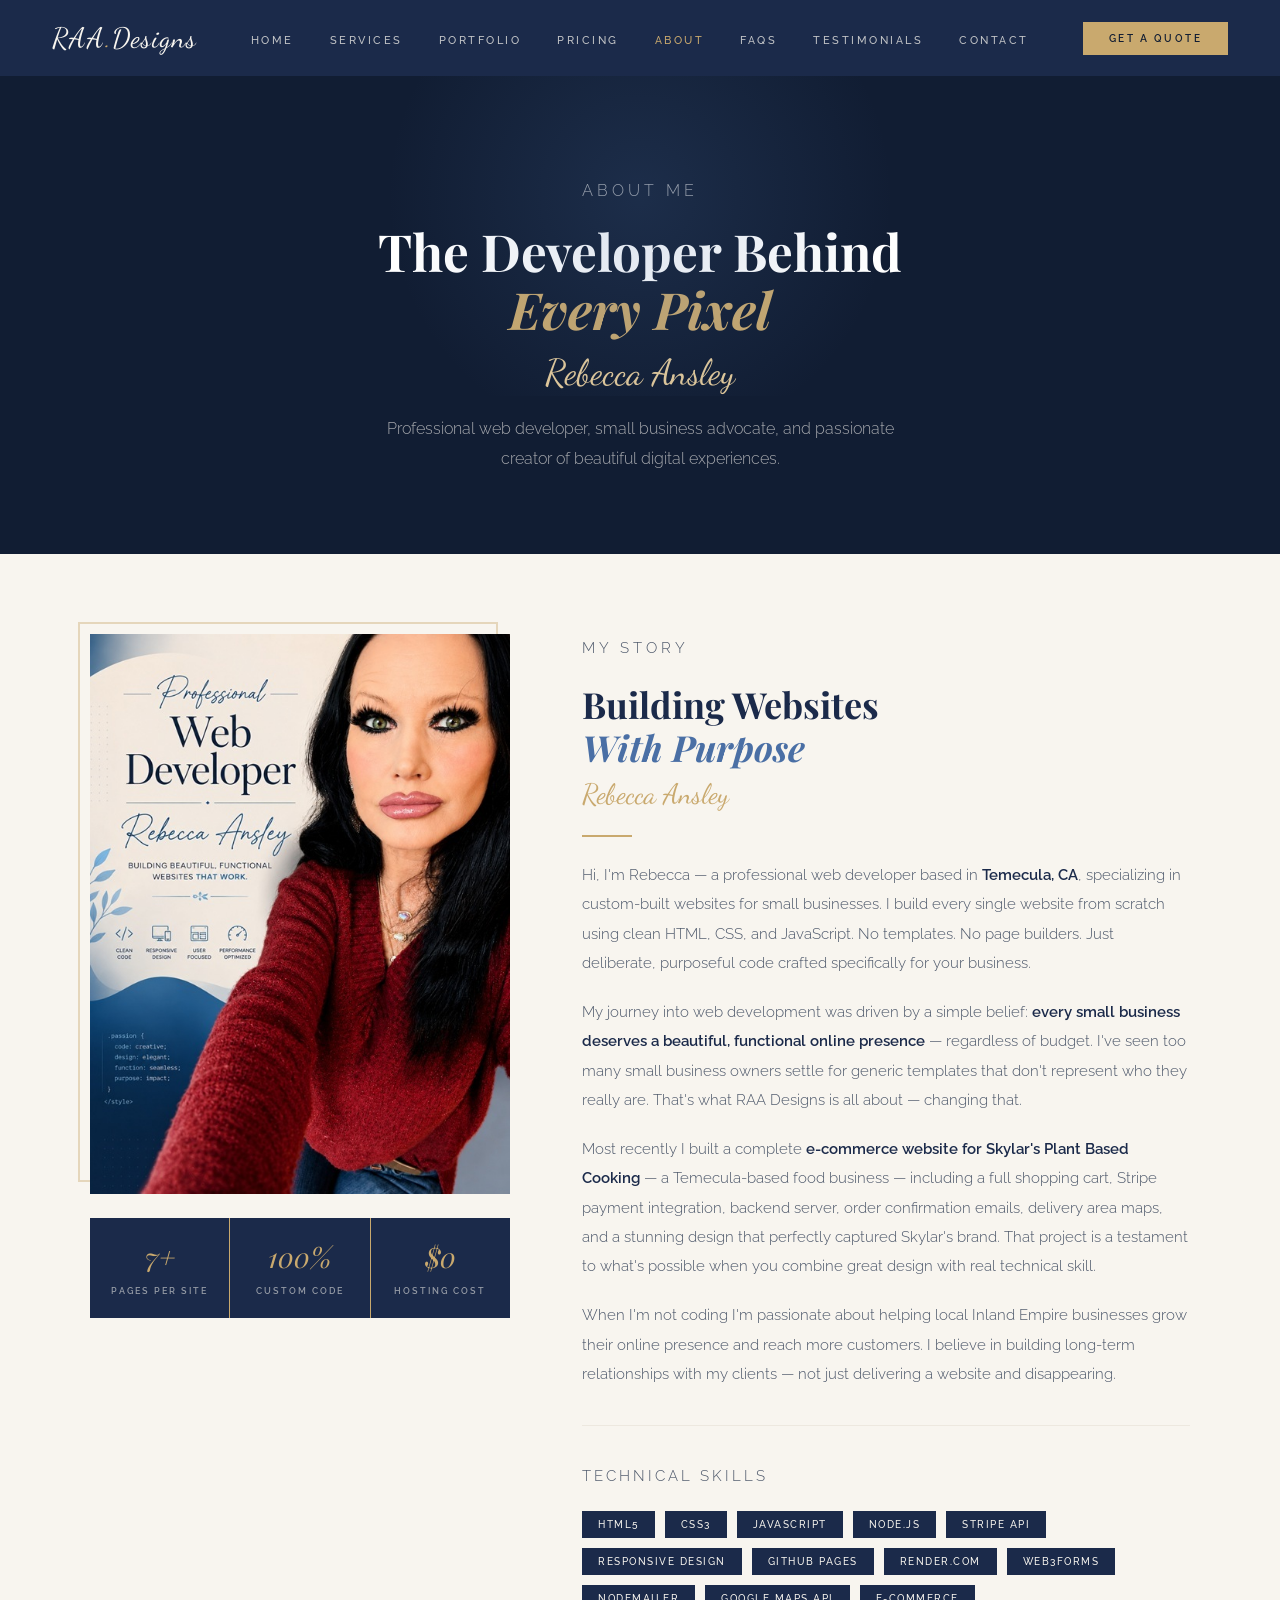
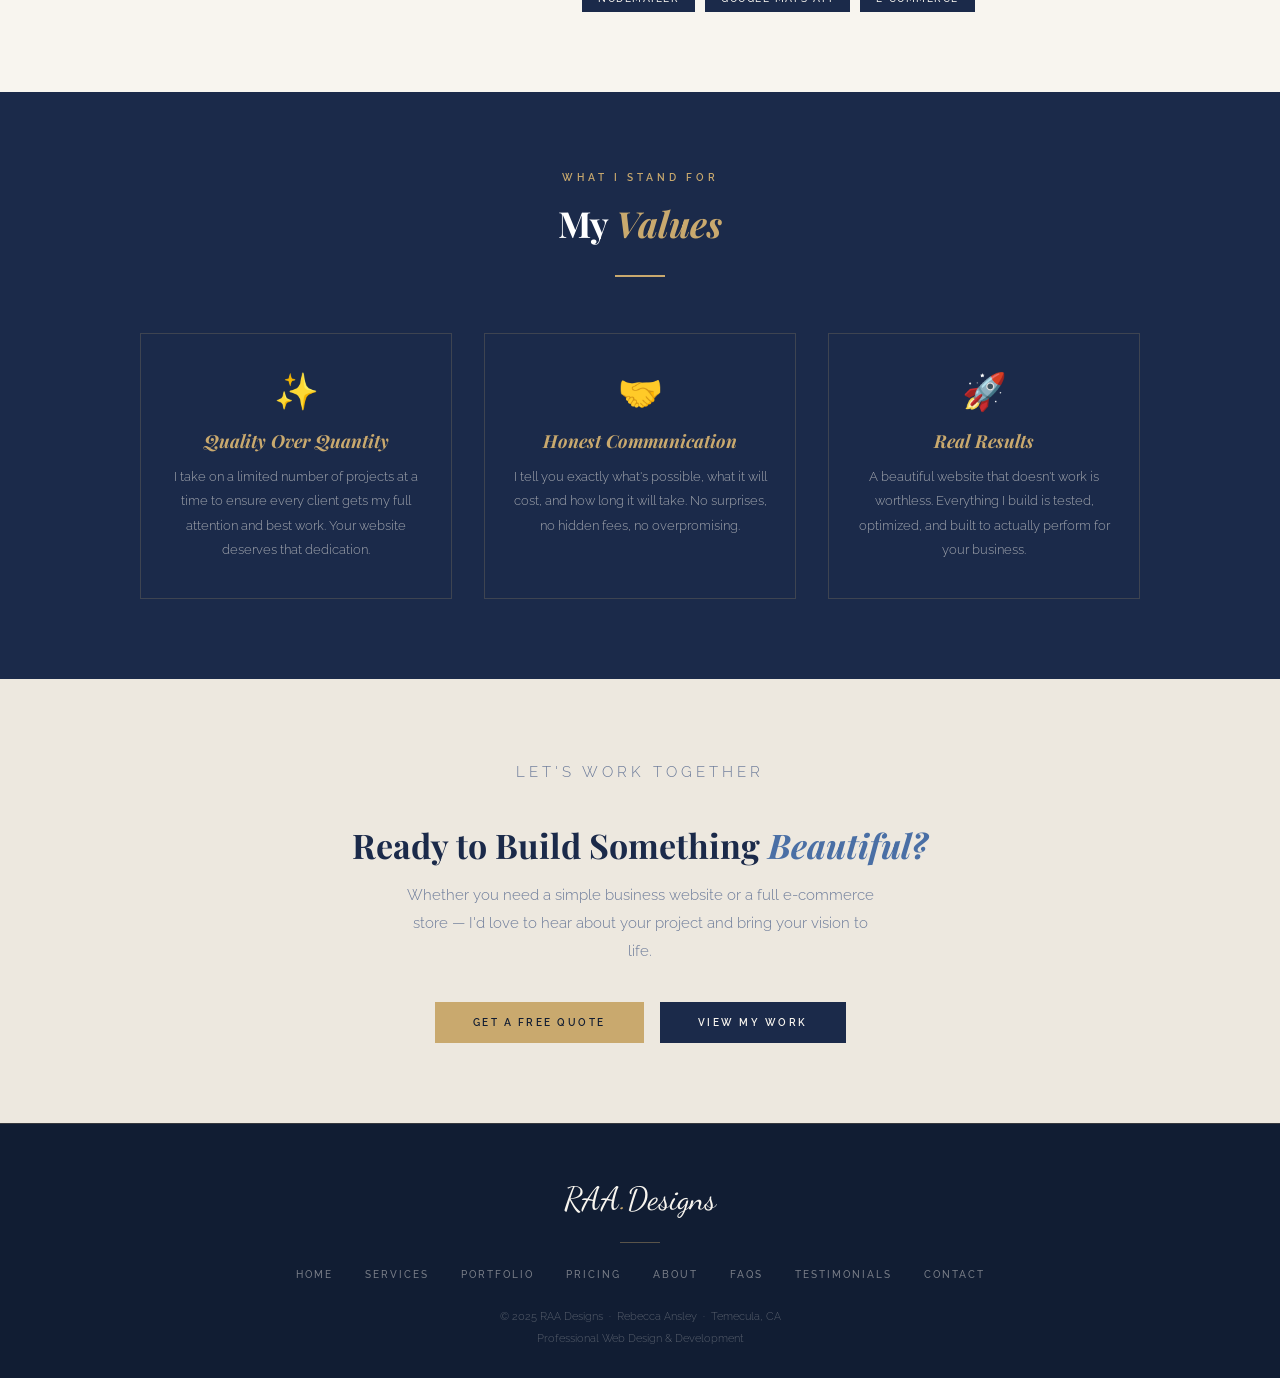
<file: about.html>
<!DOCTYPE html>
<html lang="en">
<head>
  <meta charset="UTF-8">
  <meta name="viewport" content="width=device-width, initial-scale=1.0">
  <title>About Rebecca Ansley — Web Designer & Developer | RAA Designs</title>
  <meta name="description" content="Meet Rebecca Ansley, a professional web developer based in Temecula, CA. Building custom websites for small businesses using HTML, CSS, JavaScript and Stripe payment integration.">
  <meta name="keywords" content="Rebecca Ansley web developer, RAA Designs about, web designer Temecula CA, custom website developer Inland Empire">
  <meta name="robots" content="index, follow">
  <meta name="author" content="Rebecca Ansley — RAA Designs">
  <link rel="canonical" href="https://raansley-cmd.github.io/raadesigns/about">

  <!-- Open Graph -->
  <meta property="og:type" content="website">
  <meta property="og:url" content="https://raansley-cmd.github.io/raadesigns/about">
  <meta property="og:title" content="About Rebecca Ansley — RAA Designs">
  <meta property="og:description" content="Meet Rebecca Ansley, a professional web developer based in Temecula, CA. Building custom websites for small businesses using HTML, CSS, JavaScript and Stripe payment integration.">
  <meta property="og:site_name" content="RAA Designs">

  <!-- Twitter Card -->
  <meta name="twitter:card" content="summary_large_image">
  <meta name="twitter:title" content="About Rebecca Ansley — RAA Designs">
  <meta name="twitter:description" content="Meet Rebecca Ansley, a professional web developer based in Temecula, CA. Building custom websites for small businesses using HTML, CSS, JavaScript and Stripe payment integration.">
  <link rel="stylesheet" href="raa-styles.css">
  <style>
    /* ── ABOUT HERO ── */
    .about-hero {
      background: var(--navy-deep);
      padding: 100px 40px 80px;
      text-align: center;
      position: relative;
      overflow: hidden;
    }
    .about-hero::before {
      content: '';
      position: absolute;
      top: -80px; left: 50%;
      transform: translateX(-50%);
      width: 600px; height: 400px;
      background: radial-gradient(circle, rgba(74,111,165,0.2) 0%, transparent 70%);
      pointer-events: none;
    }
    .about-hero .section-label { margin-bottom: 16px; }
    .about-hero h1 {
      font-family: 'Playfair Display', serif;
      font-size: clamp(36px, 4vw, 58px);
      font-weight: 700;
      color: var(--white);
      line-height: 1.15;
      margin-bottom: 12px;
    }
    .about-hero h1 em { font-style: italic; color: var(--gold); }
    .about-hero-name {
      font-family: 'Dancing Script', cursive;
      font-size: 36px;
      color: var(--gold-light);
      display: block;
      margin-bottom: 20px;
    }
    .about-hero p {
      font-family: 'Raleway', sans-serif;
      font-size: 16px;
      font-weight: 300;
      color: rgba(248,245,239,0.65);
      max-width: 520px;
      margin: 0 auto;
      line-height: 1.85;
    }

    /* ── ABOUT MAIN ── */
    .about-main {
      padding: 80px 40px;
      background: var(--cream);
    }
    .about-main-grid {
      max-width: 1100px;
      margin: 0 auto;
      display: grid;
      grid-template-columns: 420px 1fr;
      gap: 72px;
      align-items: start;
    }
    .about-photo-col {
      position: sticky;
      top: 100px;
    }
    .about-photo-frame {
      position: relative;
    }
    .about-photo-frame img {
      width: 100%;
      display: block;
      object-fit: cover;
      object-position: center top;
    }
    .about-photo-frame::before {
      content: '';
      position: absolute;
      top: -12px; left: -12px;
      right: 12px; bottom: 12px;
      border: 2px solid var(--gold);
      opacity: 0.4;
      z-index: 0;
    }
    .about-photo-frame img { position: relative; z-index: 1; }

    /* Stats bar */
    .about-stats {
      display: grid;
      grid-template-columns: repeat(3, 1fr);
      gap: 1px;
      background: var(--gold);
      margin-top: 24px;
    }
    .about-stat {
      background: var(--navy);
      padding: 20px 16px;
      text-align: center;
    }
    .about-stat-num {
      font-family: 'Playfair Display', serif;
      font-size: 28px;
      font-style: italic;
      color: var(--gold);
      display: block;
      margin-bottom: 4px;
    }
    .about-stat-label {
      font-family: 'Raleway', sans-serif;
      font-size: 9px;
      font-weight: 600;
      letter-spacing: 2px;
      text-transform: uppercase;
      color: rgba(248,245,239,0.55);
    }

    /* About content */
    .about-content h2 {
      font-family: 'Playfair Display', serif;
      font-size: 36px;
      font-weight: 700;
      color: var(--navy);
      margin-bottom: 8px;
      line-height: 1.2;
    }
    .about-content h2 em { font-style: italic; color: var(--blue-soft); }
    .about-script {
      font-family: 'Dancing Script', cursive;
      font-size: 28px;
      color: var(--gold);
      display: block;
      margin-bottom: 20px;
    }
    .about-content .section-divider { margin: 24px 0; }
    .about-content p {
      font-family: 'Raleway', sans-serif;
      font-size: 15px;
      font-weight: 300;
      color: #4A5568;
      line-height: 1.95;
      margin-bottom: 20px;
    }
    .about-content p strong {
      color: var(--navy);
      font-weight: 600;
    }

    /* Skills */
    .skills-block {
      margin-top: 36px;
      padding-top: 36px;
      border-top: 1px solid var(--cream-dark);
    }
    .skills-label {
      font-family: 'Raleway', sans-serif;
      font-size: 9px;
      font-weight: 700;
      letter-spacing: 3px;
      text-transform: uppercase;
      color: var(--gold);
      margin-bottom: 20px;
    }
    .skills-grid {
      display: flex;
      flex-wrap: wrap;
      gap: 10px;
    }
    .skill-tag {
      background: var(--navy);
      color: var(--cream);
      font-family: 'Raleway', sans-serif;
      font-size: 10px;
      font-weight: 500;
      letter-spacing: 1.5px;
      text-transform: uppercase;
      padding: 8px 16px;
    }

    /* Values */
    .values-section {
      background: var(--navy);
      padding: 80px 40px;
    }
    .values-header {
      text-align: center;
      margin-bottom: 56px;
    }
    .values-header h2 {
      font-family: 'Playfair Display', serif;
      font-size: 36px;
      font-weight: 700;
      color: var(--white);
    }
    .values-header h2 em { font-style: italic; color: var(--gold); }
    .values-grid {
      max-width: 1000px;
      margin: 0 auto;
      display: grid;
      grid-template-columns: repeat(3, 1fr);
      gap: 32px;
    }
    .value-card {
      text-align: center;
      padding: 36px 24px;
      border: 1px solid rgba(201,169,110,0.2);
    }
    .value-icon {
      font-size: 36px;
      margin-bottom: 16px;
      display: block;
    }
    .value-card h3 {
      font-family: 'Playfair Display', serif;
      font-size: 18px;
      font-style: italic;
      color: var(--gold);
      margin-bottom: 12px;
    }
    .value-card p {
      font-family: 'Raleway', sans-serif;
      font-size: 13px;
      font-weight: 300;
      color: rgba(248,245,239,0.6);
      line-height: 1.85;
    }

    /* CTA */
    .about-cta {
      background: var(--cream-dark);
      padding: 80px 40px;
      text-align: center;
    }
    .about-cta h2 {
      font-family: 'Playfair Display', serif;
      font-size: 34px;
      font-weight: 700;
      color: var(--navy);
      margin-bottom: 14px;
    }
    .about-cta h2 em { font-style: italic; color: var(--blue-soft); }
    .about-cta p {
      font-family: 'Raleway', sans-serif;
      font-size: 15px;
      font-weight: 300;
      color: var(--text-muted);
      max-width: 480px;
      margin: 0 auto 36px;
      line-height: 1.85;
    }
    .about-cta-btns {
      display: flex;
      gap: 16px;
      justify-content: center;
      flex-wrap: wrap;
    }
    .btn-navy {
      background: var(--navy);
      color: var(--cream);
      font-family: 'Raleway', sans-serif;
      font-size: 10px;
      font-weight: 600;
      letter-spacing: 2.5px;
      text-transform: uppercase;
      padding: 15px 38px;
      border: none;
      cursor: pointer;
      text-decoration: none;
      display: inline-block;
      transition: background 0.2s;
    }
    .btn-navy:hover { background: var(--navy-mid); }

    /* Mobile */
    @media (max-width: 900px) {
      .about-hero { padding: 72px 24px 56px; }
      .about-main { padding: 56px 24px; }
      .about-main-grid { grid-template-columns: 1fr; gap: 40px; }
      .about-photo-col { position: static; }
      .values-grid { grid-template-columns: 1fr; }
      .about-cta { padding: 56px 24px; }
    }
  </style>
</head>
<body>

<!-- NAV -->
<nav>
  <a class="nav-logo" href="index.html">RAA<span>.</span>Designs</a>
  <ul class="nav-links">
    <li><a href="index.html">Home</a></li>
    <li><a href="services.html">Services</a></li>
    <li><a href="portfolio.html">Portfolio</a></li>
    <li><a href="pricing.html">Pricing</a></li>
    <li><a href="about.html" class="active">About</a></li>
    <li><a href="faqs.html">FAQs</a></li>
    <li><a href="testimonials.html">Testimonials</a></li>
    <li><a href="contact.html">Contact</a></li>
  </ul>
  <a href="contact.html" class="nav-cta">Get a Quote</a>
</nav>

<!-- HERO -->
<section class="about-hero">
  <p class="section-label">About Me</p>
  <h1>The Developer Behind<br><em>Every Pixel</em></h1>
  <span class="about-hero-name">Rebecca Ansley</span>
  <p>Professional web developer, small business advocate, and passionate creator of beautiful digital experiences.</p>
</section>

<!-- MAIN ABOUT -->
<section class="about-main">
  <div class="about-main-grid">

    <!-- Photo column -->
    <div class="about-photo-col">
      <div class="about-photo-frame">
        <img src="[data-uri]" alt="Rebecca Ansley — Professional Web Developer">
      </div>
      <div class="about-stats">
        <div class="about-stat">
          <span class="about-stat-num">7+</span>
          <span class="about-stat-label">Pages Per Site</span>
        </div>
        <div class="about-stat">
          <span class="about-stat-num">100%</span>
          <span class="about-stat-label">Custom Code</span>
        </div>
        <div class="about-stat">
          <span class="about-stat-num">$0</span>
          <span class="about-stat-label">Hosting Cost</span>
        </div>
      </div>
    </div>

    <!-- Content column -->
    <div class="about-content">
      <p class="section-label">My Story</p>
      <h2>Building Websites<br><em>With Purpose</em></h2>
      <span class="about-script">Rebecca Ansley</span>
      <div class="section-divider left"></div>

      <p>Hi, I'm Rebecca — a professional web developer based in <strong>Temecula, CA</strong>, specializing in custom-built websites for small businesses. I build every single website from scratch using clean HTML, CSS, and JavaScript. No templates. No page builders. Just deliberate, purposeful code crafted specifically for your business.</p>

      <p>My journey into web development was driven by a simple belief: <strong>every small business deserves a beautiful, functional online presence</strong> — regardless of budget. I've seen too many small business owners settle for generic templates that don't represent who they really are. That's what RAA Designs is all about — changing that.</p>

      <p>Most recently I built a complete <strong>e-commerce website for Skylar's Plant Based Cooking</strong> — a Temecula-based food business — including a full shopping cart, Stripe payment integration, backend server, order confirmation emails, delivery area maps, and a stunning design that perfectly captured Skylar's brand. That project is a testament to what's possible when you combine great design with real technical skill.</p>

      <p>When I'm not coding I'm passionate about helping local Inland Empire businesses grow their online presence and reach more customers. I believe in building long-term relationships with my clients — not just delivering a website and disappearing.</p>

      <div class="skills-block">
        <p class="skills-label">Technical Skills</p>
        <div class="skills-grid">
          <span class="skill-tag">HTML5</span>
          <span class="skill-tag">CSS3</span>
          <span class="skill-tag">JavaScript</span>
          <span class="skill-tag">Node.js</span>
          <span class="skill-tag">Stripe API</span>
          <span class="skill-tag">Responsive Design</span>
          <span class="skill-tag">GitHub Pages</span>
          <span class="skill-tag">Render.com</span>
          <span class="skill-tag">Web3Forms</span>
          <span class="skill-tag">Nodemailer</span>
          <span class="skill-tag">Google Maps API</span>
          <span class="skill-tag">E-Commerce</span>
        </div>
      </div>
    </div>

  </div>
</section>

<!-- VALUES -->
<section class="values-section">
  <div class="values-header">
    <p class="section-label">What I Stand For</p>
    <h2>My <em>Values</em></h2>
    <div class="section-divider"></div>
  </div>
  <div class="values-grid">
    <div class="value-card">
      <span class="value-icon">✨</span>
      <h3>Quality Over Quantity</h3>
      <p>I take on a limited number of projects at a time to ensure every client gets my full attention and best work. Your website deserves that dedication.</p>
    </div>
    <div class="value-card">
      <span class="value-icon">🤝</span>
      <h3>Honest Communication</h3>
      <p>I tell you exactly what's possible, what it will cost, and how long it will take. No surprises, no hidden fees, no overpromising.</p>
    </div>
    <div class="value-card">
      <span class="value-icon">🚀</span>
      <h3>Real Results</h3>
      <p>A beautiful website that doesn't work is worthless. Everything I build is tested, optimized, and built to actually perform for your business.</p>
    </div>
  </div>
</section>

<!-- CTA -->
<section class="about-cta">
  <p class="section-label">Let's Work Together</p>
  <h2>Ready to Build Something <em>Beautiful?</em></h2>
  <p>Whether you need a simple business website or a full e-commerce store — I'd love to hear about your project and bring your vision to life.</p>
  <div class="about-cta-btns">
    <a href="contact.html" class="btn-primary">Get a Free Quote</a>
    <a href="portfolio.html" class="btn-navy">View My Work</a>
  </div>
</section>

<!-- FOOTER -->
<footer>
  <span class="footer-logo">RAA<span>.</span>Designs</span>
  <div class="footer-line"></div>
  <ul class="footer-links">
    <li><a href="index.html">Home</a></li>
    <li><a href="services.html">Services</a></li>
    <li><a href="portfolio.html">Portfolio</a></li>
    <li><a href="pricing.html">Pricing</a></li>
    <li><a href="about.html">About</a></li>
    <li><a href="faqs.html">FAQs</a></li>
    <li><a href="testimonials.html">Testimonials</a></li>
    <li><a href="contact.html">Contact</a></li>
  </ul>
  <p class="footer-copy">&copy; 2025 RAA Designs &nbsp;&middot;&nbsp; Rebecca Ansley &nbsp;&middot;&nbsp; Temecula, CA<br>Professional Web Design & Development</p>
</footer>

</body>
</html>
</file>
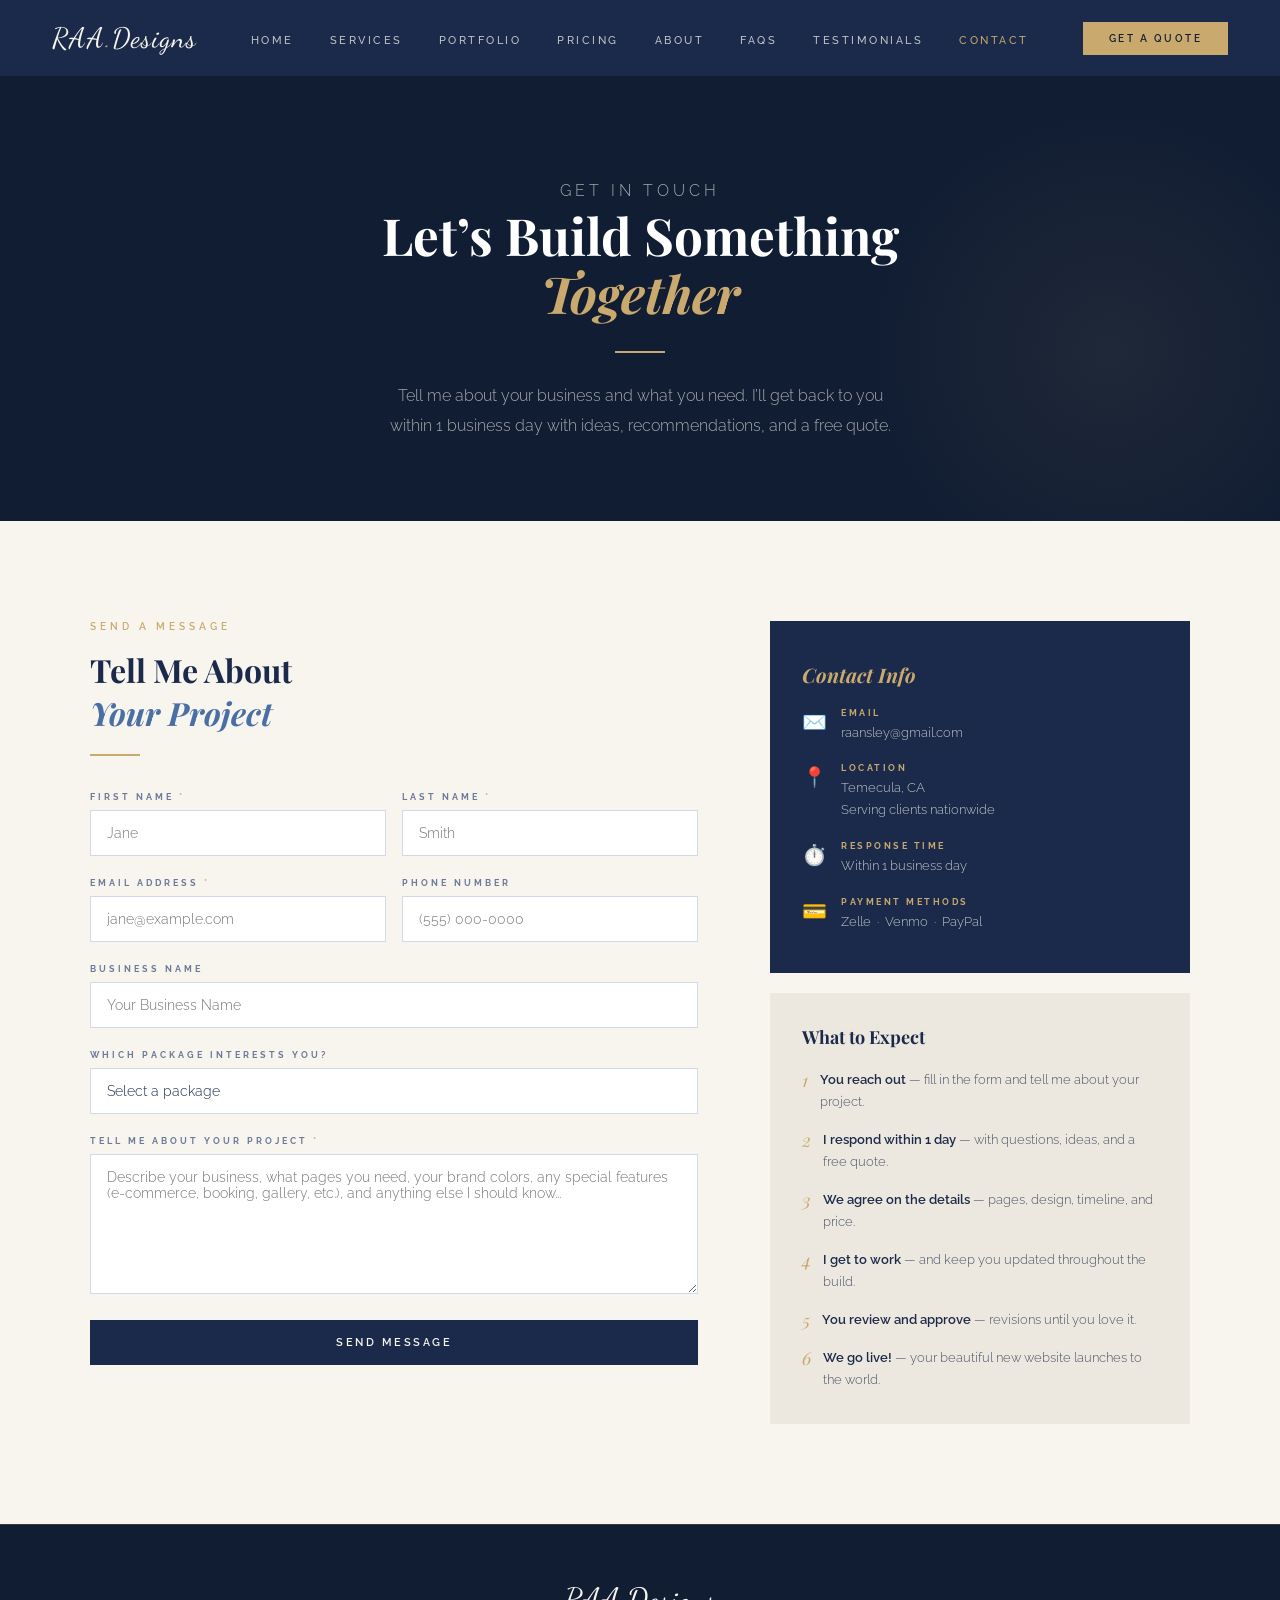
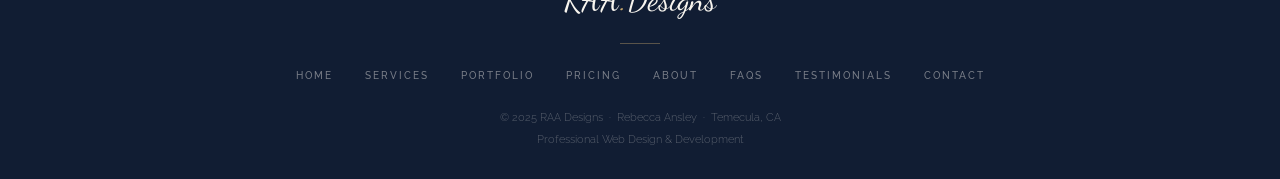
<file: contact.html>
<!DOCTYPE html>
<html lang="en">
<head>
  <meta charset="UTF-8">
  <meta name="viewport" content="width=device-width, initial-scale=1.0">
  <title>Contact Rebecca Ansley — Get a Free Web Design Quote | RAA Designs</title>
  <meta name="description" content="Get a free quote for your custom website. Contact Rebecca Ansley at RAA Designs — professional web designer based in Temecula, CA serving clients nationwide.">
  <meta name="keywords" content="contact web designer, free website quote, hire web developer Temecula, get website built, RAA Designs contact, Rebecca Ansley web design quote">
  <meta name="robots" content="index, follow">
  <meta name="author" content="Rebecca Ansley — RAA Designs">
  <link rel="canonical" href="https://raansley-cmd.github.io/raadesigns/contact">

  <!-- Open Graph -->
  <meta property="og:type" content="website">
  <meta property="og:url" content="https://raansley-cmd.github.io/raadesigns/contact">
  <meta property="og:title" content="Contact — Get a Free Quote | RAA Designs">
  <meta property="og:description" content="Get a free quote for your custom website. Contact Rebecca Ansley at RAA Designs — professional web designer based in Temecula, CA serving clients nationwide.">
  <meta property="og:site_name" content="RAA Designs">

  <!-- Twitter Card -->
  <meta name="twitter:card" content="summary_large_image">
  <meta name="twitter:title" content="Contact — Get a Free Quote | RAA Designs">
  <meta name="twitter:description" content="Get a free quote for your custom website. Contact Rebecca Ansley at RAA Designs — professional web designer based in Temecula, CA serving clients nationwide.">
  <link rel="stylesheet" href="raa-styles.css">
  <style>

    /* ── CONTACT HERO ── */
    .contact-hero {
      background: var(--navy-deep);
      padding: 100px 40px 80px;
      text-align: center;
      position: relative;
      overflow: hidden;
    }
    .contact-hero::before {
      content: '';
      position: absolute;
      bottom: -80px; right: -80px;
      width: 500px; height: 500px;
      background: radial-gradient(circle, rgba(201,169,110,0.08) 0%, transparent 70%);
      pointer-events: none;
    }
    .contact-hero h1 {
      font-family: 'Playfair Display', serif;
      font-size: clamp(36px, 4vw, 58px);
      font-weight: 700;
      color: var(--white);
      line-height: 1.15;
      margin-bottom: 20px;
    }
    .contact-hero h1 em { font-style: italic; color: var(--gold); }
    .contact-hero p {
      font-family: 'Raleway', sans-serif;
      font-size: 16px;
      font-weight: 300;
      color: rgba(248,245,239,0.65);
      max-width: 520px;
      margin: 0 auto;
      line-height: 1.85;
    }

    /* ── CONTACT MAIN ── */
    .contact-main {
      padding: 100px 40px;
      background: var(--cream);
    }
    .contact-grid {
      max-width: 1100px;
      margin: 0 auto;
      display: grid;
      grid-template-columns: 1fr 420px;
      gap: 72px;
      align-items: start;
    }

    /* ── FORM ── */
    .contact-form-wrap h2 {
      font-family: 'Playfair Display', serif;
      font-size: 32px;
      font-weight: 700;
      color: var(--navy);
      margin-bottom: 8px;
    }
    .contact-form-wrap h2 em { font-style: italic; color: var(--blue-soft); }
    .contact-form-wrap .section-divider { margin: 20px 0 36px; }

    .form-group {
      margin-bottom: 22px;
    }
    .form-group label {
      display: block;
      font-family: 'Raleway', sans-serif;
      font-size: 9px;
      font-weight: 700;
      letter-spacing: 3px;
      text-transform: uppercase;
      color: var(--text-muted);
      margin-bottom: 8px;
    }
    .form-group input,
    .form-group select,
    .form-group textarea {
      width: 100%;
      font-family: 'Raleway', sans-serif;
      font-size: 14px;
      font-weight: 300;
      color: var(--navy);
      background: var(--white);
      border: 1px solid #D1D9E6;
      padding: 14px 16px;
      outline: none;
      border-radius: 0;
      box-sizing: border-box;
      transition: border-color 0.2s;
      -webkit-appearance: none;
    }
    .form-group input:focus,
    .form-group select:focus,
    .form-group textarea:focus { border-color: var(--gold); }
    .form-group textarea { resize: vertical; min-height: 140px; }

    .form-row {
      display: grid;
      grid-template-columns: 1fr 1fr;
      gap: 16px;
    }

    .form-required { color: var(--gold); }

    .form-submit {
      margin-top: 8px;
    }
    .btn-submit {
      background: var(--navy);
      color: var(--cream);
      font-family: 'Raleway', sans-serif;
      font-size: 11px;
      font-weight: 600;
      letter-spacing: 2.5px;
      text-transform: uppercase;
      padding: 16px 48px;
      border: none;
      cursor: pointer;
      transition: background 0.2s;
      width: 100%;
    }
    .btn-submit:hover { background: var(--navy-mid); }
    .btn-submit:disabled { background: #9AA87A; cursor: not-allowed; }

    /* Messages */
    .msg-success, .msg-error {
      display: none;
      padding: 16px 20px;
      font-family: 'Raleway', sans-serif;
      font-size: 13px;
      font-weight: 400;
      margin-top: 16px;
      line-height: 1.6;
    }
    .msg-success { background: #EDF7ED; color: #2E7D32; border-left: 3px solid #2E7D32; }
    .msg-error   { background: #FDECEA; color: #C62828; border-left: 3px solid #C62828; }
    .msg-success.visible, .msg-error.visible { display: block; }

    /* ── SIDEBAR ── */
    .contact-sidebar {
      position: sticky;
      top: 100px;
    }
    .sidebar-card {
      background: var(--navy);
      padding: 40px 32px;
      margin-bottom: 20px;
    }
    .sidebar-card h3 {
      font-family: 'Playfair Display', serif;
      font-size: 20px;
      font-style: italic;
      color: var(--gold);
      margin-bottom: 20px;
    }
    .contact-info-item {
      display: flex;
      align-items: flex-start;
      gap: 14px;
      margin-bottom: 20px;
    }
    .contact-info-item:last-child { margin-bottom: 0; }
    .contact-info-icon {
      font-size: 20px;
      flex-shrink: 0;
      margin-top: 2px;
    }
    .contact-info-label {
      font-family: 'Raleway', sans-serif;
      font-size: 9px;
      font-weight: 700;
      letter-spacing: 2.5px;
      text-transform: uppercase;
      color: var(--gold);
      margin-bottom: 4px;
      display: block;
    }
    .contact-info-value {
      font-family: 'Raleway', sans-serif;
      font-size: 13px;
      font-weight: 300;
      color: rgba(248,245,239,0.75);
      line-height: 1.6;
    }

    /* What to expect */
    .expect-card {
      background: var(--cream-dark);
      padding: 32px;
    }
    .expect-card h3 {
      font-family: 'Playfair Display', serif;
      font-size: 18px;
      font-weight: 700;
      color: var(--navy);
      margin-bottom: 20px;
    }
    .expect-item {
      display: flex;
      align-items: flex-start;
      gap: 12px;
      margin-bottom: 16px;
    }
    .expect-item:last-child { margin-bottom: 0; }
    .expect-num {
      font-family: 'Playfair Display', serif;
      font-size: 18px;
      font-style: italic;
      color: var(--gold);
      flex-shrink: 0;
      line-height: 1;
      margin-top: 2px;
    }
    .expect-text {
      font-family: 'Raleway', sans-serif;
      font-size: 13px;
      font-weight: 300;
      color: #4A5568;
      line-height: 1.7;
    }
    .expect-text strong {
      color: var(--navy);
      font-weight: 600;
    }

    /* Mobile */
    @media (max-width: 900px) {
      .contact-hero { padding: 72px 24px 56px; }
      .contact-main { padding: 56px 24px; }
      .contact-grid { grid-template-columns: 1fr; gap: 40px; }
      .contact-sidebar { position: static; }
      .form-row { grid-template-columns: 1fr; gap: 0; }
    }
  </style>
</head>
<body>

<!-- NAV -->
<nav>
  <a class="nav-logo" href="index.html">RAA<span>.</span>Designs</a>
  <ul class="nav-links">
    <li><a href="index.html">Home</a></li>
    <li><a href="services.html">Services</a></li>
    <li><a href="portfolio.html">Portfolio</a></li>
    <li><a href="pricing.html">Pricing</a></li>
    <li><a href="about.html">About</a></li>
    <li><a href="faqs.html">FAQs</a></li>
    <li><a href="testimonials.html">Testimonials</a></li>
    <li><a href="contact.html" class="active">Contact</a></li>
  </ul>
  <a href="contact.html" class="nav-cta">Get a Quote</a>
</nav>

<!-- HERO -->
<section class="contact-hero">
  <p class="section-label">Get in Touch</p>
  <h1>Let&rsquo;s Build Something<br><em>Together</em></h1>
  <div class="section-divider"></div>
  <p>Tell me about your business and what you need. I&rsquo;ll get back to you within 1 business day with ideas, recommendations, and a free quote.</p>
</section>

<!-- CONTACT MAIN -->
<section class="contact-main">
  <div class="contact-grid">

    <!-- FORM -->
    <div class="contact-form-wrap">
      <p class="section-label">Send a Message</p>
      <h2>Tell Me About<br><em>Your Project</em></h2>
      <div class="section-divider left"></div>

      <input type="hidden" name="access_key" value="4b24cde9-9ae0-4a5e-a4e4-4e4c070b20f8">

      <div class="form-row">
        <div class="form-group">
          <label>First Name <span class="form-required">*</span></label>
          <input type="text" id="first_name" placeholder="Jane">
        </div>
        <div class="form-group">
          <label>Last Name <span class="form-required">*</span></label>
          <input type="text" id="last_name" placeholder="Smith">
        </div>
      </div>

      <div class="form-row">
        <div class="form-group">
          <label>Email Address <span class="form-required">*</span></label>
          <input type="email" id="email" placeholder="jane@example.com">
        </div>
        <div class="form-group">
          <label>Phone Number</label>
          <input type="tel" id="phone" placeholder="(555) 000-0000" maxlength="14" oninput="formatPhone(this)">
        </div>
      </div>

      <div class="form-group">
        <label>Business Name</label>
        <input type="text" id="business_name" placeholder="Your Business Name">
      </div>

      <div class="form-group">
        <label>Which Package Interests You?</label>
        <select id="package">
          <option value="" disabled selected>Select a package</option>
          <option value="Basic — $150">Basic — $150 (3 pages, 7 days)</option>
          <option value="Standard — $350">Standard — $350 (5 pages, 14 days)</option>
          <option value="Premium — $650">Premium — $650 (7 pages + e-commerce, 21 days)</option>
          <option value="Not sure yet">Not sure yet — help me decide</option>
        </select>
      </div>

      <div class="form-group">
        <label>Tell Me About Your Project <span class="form-required">*</span></label>
        <textarea id="message" placeholder="Describe your business, what pages you need, your brand colors, any special features (e-commerce, booking, gallery, etc.), and anything else I should know..."></textarea>
      </div>

      <div class="form-submit">
        <button class="btn-submit" id="submit-btn" onclick="handleSubmit()">Send Message</button>
      </div>

      <div class="msg-success" id="msg-success">
        &#10003;&nbsp; Thank you! Your message has been sent. I&rsquo;ll get back to you within 1 business day with ideas and a free quote.
      </div>
      <div class="msg-error" id="msg-error">
        Something went wrong. Please try again or email me directly at raansley@gmail.com
      </div>
    </div>

    <!-- SIDEBAR -->
    <div class="contact-sidebar">
      <div class="sidebar-card">
        <h3>Contact Info</h3>
        <div class="contact-info-item">
          <span class="contact-info-icon">✉️</span>
          <div>
            <span class="contact-info-label">Email</span>
            <span class="contact-info-value">raansley@gmail.com</span>
          </div>
        </div>
        <div class="contact-info-item">
          <span class="contact-info-icon">📍</span>
          <div>
            <span class="contact-info-label">Location</span>
            <span class="contact-info-value">Temecula, CA<br>Serving clients nationwide</span>
          </div>
        </div>
        <div class="contact-info-item">
          <span class="contact-info-icon">⏱️</span>
          <div>
            <span class="contact-info-label">Response Time</span>
            <span class="contact-info-value">Within 1 business day</span>
          </div>
        </div>
        <div class="contact-info-item">
          <span class="contact-info-icon">💳</span>
          <div>
            <span class="contact-info-label">Payment Methods</span>
            <span class="contact-info-value">Zelle &nbsp;·&nbsp; Venmo &nbsp;·&nbsp; PayPal</span>
          </div>
        </div>
      </div>

      <div class="expect-card">
        <h3>What to Expect</h3>
        <div class="expect-item">
          <span class="expect-num">1</span>
          <p class="expect-text"><strong>You reach out</strong> — fill in the form and tell me about your project.</p>
        </div>
        <div class="expect-item">
          <span class="expect-num">2</span>
          <p class="expect-text"><strong>I respond within 1 day</strong> — with questions, ideas, and a free quote.</p>
        </div>
        <div class="expect-item">
          <span class="expect-num">3</span>
          <p class="expect-text"><strong>We agree on the details</strong> — pages, design, timeline, and price.</p>
        </div>
        <div class="expect-item">
          <span class="expect-num">4</span>
          <p class="expect-text"><strong>I get to work</strong> — and keep you updated throughout the build.</p>
        </div>
        <div class="expect-item">
          <span class="expect-num">5</span>
          <p class="expect-text"><strong>You review and approve</strong> — revisions until you love it.</p>
        </div>
        <div class="expect-item">
          <span class="expect-num">6</span>
          <p class="expect-text"><strong>We go live!</strong> — your beautiful new website launches to the world.</p>
        </div>
      </div>
    </div>

  </div>
</section>

<!-- FOOTER -->
<footer>
  <span class="footer-logo">RAA<span>.</span>Designs</span>
  <div class="footer-line"></div>
  <ul class="footer-links">
    <li><a href="index.html">Home</a></li>
    <li><a href="services.html">Services</a></li>
    <li><a href="portfolio.html">Portfolio</a></li>
    <li><a href="pricing.html">Pricing</a></li>
    <li><a href="about.html">About</a></li>
    <li><a href="faqs.html">FAQs</a></li>
    <li><a href="testimonials.html">Testimonials</a></li>
    <li><a href="contact.html">Contact</a></li>
  </ul>
  <p class="footer-copy">&copy; 2025 RAA Designs &nbsp;&middot;&nbsp; Rebecca Ansley &nbsp;&middot;&nbsp; Temecula, CA<br>Professional Web Design &amp; Development</p>
</footer>

<script>
  // ── Phone formatter ──
  function formatPhone(input) {
    var digits = input.value.replace(/\D/g, '').slice(0, 10);
    var result = '';
    if (digits.length === 0)      result = '';
    else if (digits.length <= 3)  result = '(' + digits;
    else if (digits.length <= 6)  result = '(' + digits.slice(0,3) + ') ' + digits.slice(3);
    else result = '(' + digits.slice(0,3) + ') ' + digits.slice(3,6) + '-' + digits.slice(6);
    input.value = result;
  }

  // ── Form submission ──
  function handleSubmit() {
    var btn        = document.getElementById('submit-btn');
    var successMsg = document.getElementById('msg-success');
    var errorMsg   = document.getElementById('msg-error');

    if (btn.disabled) return;

    // Reset
    document.querySelectorAll('input, select, textarea').forEach(function(el) {
      el.style.borderColor = '';
    });
    successMsg.classList.remove('visible');
    errorMsg.classList.remove('visible');

    // Validate required fields
    var valid = true;
    ['first_name', 'last_name', 'email', 'message'].forEach(function(id) {
      var el = document.getElementById(id);
      if (!el || !el.value.trim()) {
        if (el) el.style.borderColor = '#C62828';
        valid = false;
      }
    });
    if (!valid) return;

    btn.disabled = true;
    btn.textContent = 'Sending…';

    var payload = {
      access_key:      '4b24cde9-9ae0-4a5e-a4e4-4e4c070b20f8',
      subject:         'New Project Inquiry — RAA Designs',
      from_name:       'RAA Designs Website',
      Name:            document.getElementById('first_name').value.trim() + ' ' + document.getElementById('last_name').value.trim(),
      Email:           document.getElementById('email').value.trim(),
      Phone:           document.getElementById('phone').value.trim() || 'Not provided',
      'Business Name': document.getElementById('business_name').value.trim() || 'Not provided',
      'Package':       document.getElementById('package').value || 'Not selected',
      'Message':       document.getElementById('message').value.trim()
    };

    fetch('https://api.web3forms.com/submit', {
      method:  'POST',
      headers: { 'Content-Type': 'application/json', 'Accept': 'application/json' },
      body:    JSON.stringify(payload)
    })
    .then(function(r) { return r.json(); })
    .then(function(result) {
      if (result.success) {
        successMsg.classList.add('visible');
        errorMsg.classList.remove('visible');
        document.querySelectorAll('input, select, textarea').forEach(function(el) {
          el.value = '';
        });
        btn.disabled = false;
        btn.textContent = 'Send Message';
        successMsg.scrollIntoView({ behavior: 'smooth', block: 'nearest' });
      } else {
        throw new Error(result.message || 'Failed');
      }
    })
    .catch(function(err) {
      errorMsg.classList.add('visible');
      successMsg.classList.remove('visible');
      btn.disabled = false;
      btn.textContent = 'Send Message';
    });
  }
</script>

</body>
</html>
</file>
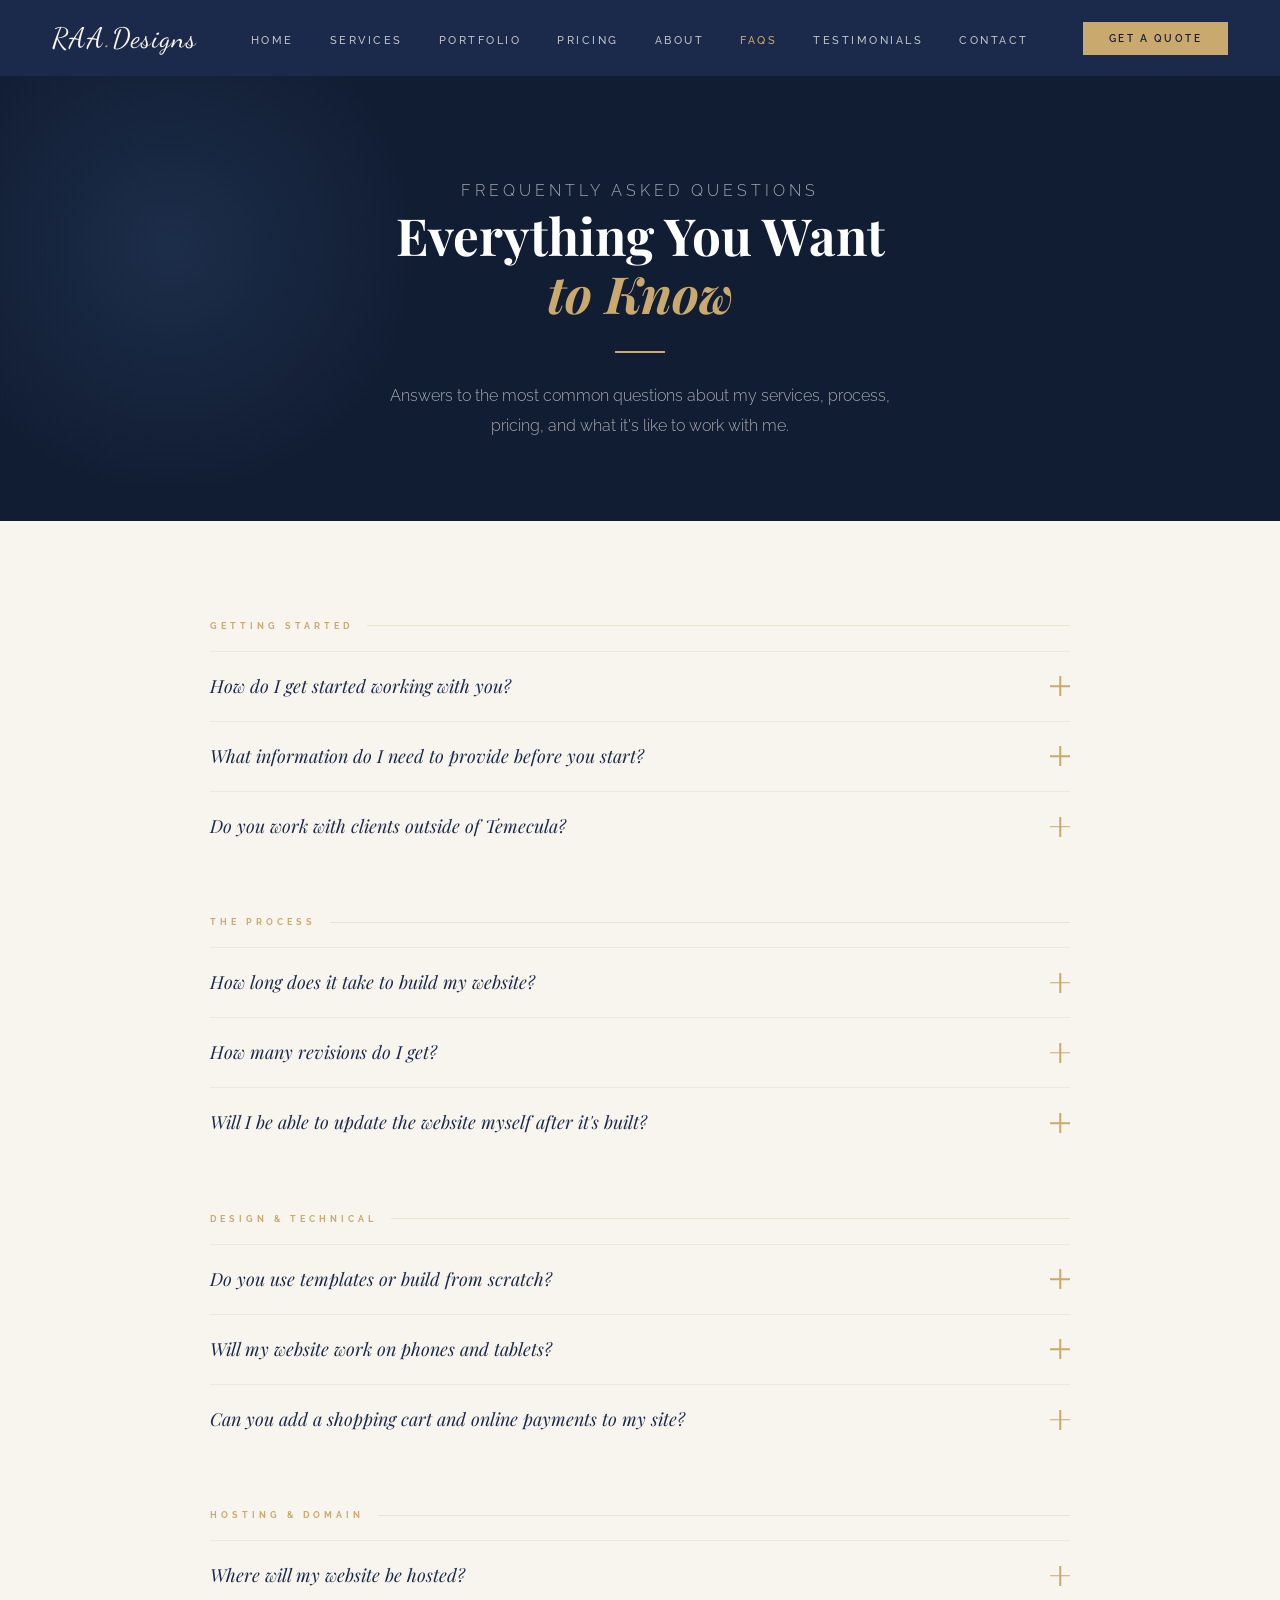
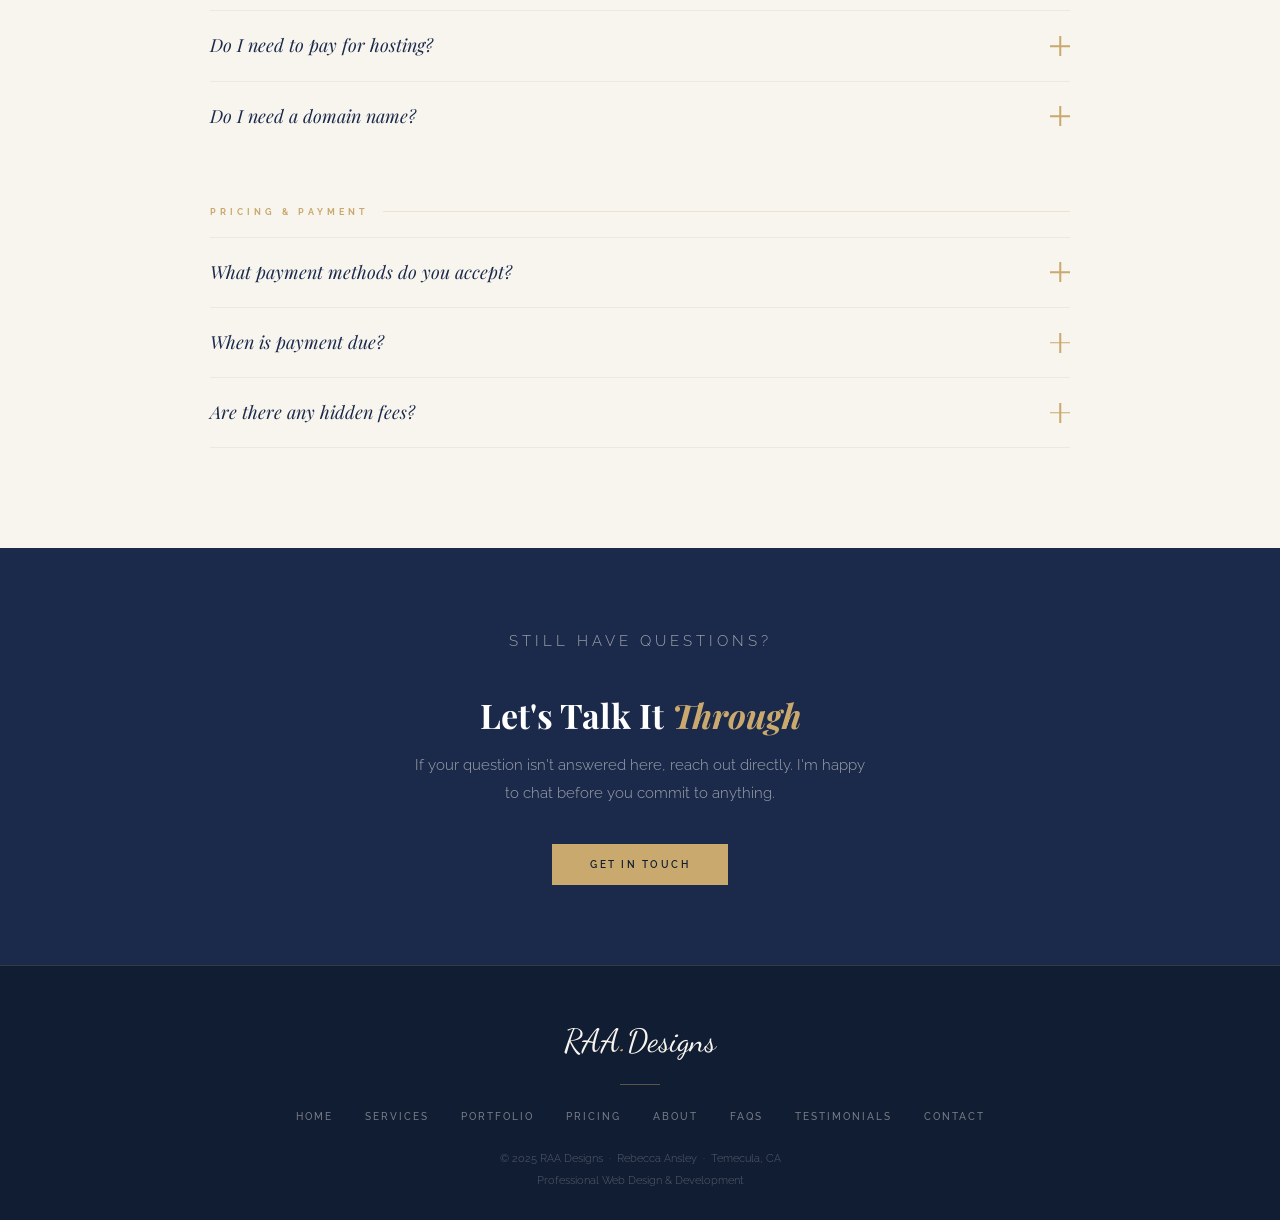
<file: faqs.html>
<!DOCTYPE html>
<html lang="en">
<head>
  <meta charset="UTF-8">
  <meta name="viewport" content="width=device-width, initial-scale=1.0">
  <title>Frequently Asked Questions — Web Design | RAA Designs</title>
  <meta name="description" content="Answers to common questions about custom web design, pricing, hosting, e-commerce, payment methods, and working with RAA Designs. Based in Temecula, CA.">
  <meta name="keywords" content="web design FAQ, website questions, free hosting website, custom web development questions, RAA Designs FAQ, Zelle Venmo PayPal web designer">
  <meta name="robots" content="index, follow">
  <meta name="author" content="Rebecca Ansley — RAA Designs">
  <link rel="canonical" href="https://raansley-cmd.github.io/raadesigns/faqs">

  <!-- Open Graph -->
  <meta property="og:type" content="website">
  <meta property="og:url" content="https://raansley-cmd.github.io/raadesigns/faqs">
  <meta property="og:title" content="FAQs — RAA Designs">
  <meta property="og:description" content="Answers to common questions about custom web design, pricing, hosting, e-commerce, payment methods, and working with RAA Designs. Based in Temecula, CA.">
  <meta property="og:site_name" content="RAA Designs">

  <!-- Twitter Card -->
  <meta name="twitter:card" content="summary_large_image">
  <meta name="twitter:title" content="FAQs — RAA Designs">
  <meta name="twitter:description" content="Answers to common questions about custom web design, pricing, hosting, e-commerce, payment methods, and working with RAA Designs. Based in Temecula, CA.">
  <link rel="stylesheet" href="raa-styles.css">
  <style>

    /* ── FAQS HERO ── */
    .faqs-hero {
      background: var(--navy-deep);
      padding: 100px 40px 80px;
      text-align: center;
      position: relative;
      overflow: hidden;
    }
    .faqs-hero::before {
      content: '';
      position: absolute;
      top: -80px; left: -80px;
      width: 500px; height: 500px;
      background: radial-gradient(circle, rgba(74,111,165,0.2) 0%, transparent 70%);
      pointer-events: none;
    }
    .faqs-hero h1 {
      font-family: 'Playfair Display', serif;
      font-size: clamp(36px, 4vw, 58px);
      font-weight: 700;
      color: var(--white);
      line-height: 1.15;
      margin-bottom: 20px;
    }
    .faqs-hero h1 em { font-style: italic; color: var(--gold); }
    .faqs-hero p {
      font-family: 'Raleway', sans-serif;
      font-size: 16px;
      font-weight: 300;
      color: rgba(248,245,239,0.65);
      max-width: 520px;
      margin: 0 auto;
      line-height: 1.85;
    }

    /* ── FAQ SECTION ── */
    .faqs-section {
      padding: 100px 40px;
      background: var(--cream);
    }
    .faqs-container {
      max-width: 860px;
      margin: 0 auto;
    }

    /* Category label */
    .faq-category {
      font-family: 'Raleway', sans-serif;
      font-size: 9px;
      font-weight: 700;
      letter-spacing: 4px;
      text-transform: uppercase;
      color: var(--gold);
      margin-bottom: 20px;
      margin-top: 56px;
      display: flex;
      align-items: center;
      gap: 14px;
    }
    .faq-category:first-child { margin-top: 0; }
    .faq-category::after {
      content: '';
      flex: 1;
      height: 1px;
      background: var(--gold);
      opacity: 0.25;
    }

    /* FAQ item */
    .faq-item {
      border-top: 1px solid var(--cream-dark);
    }
    .faq-item:last-of-type { border-bottom: 1px solid var(--cream-dark); }
    .faq-question {
      width: 100%;
      background: none;
      border: none;
      cursor: pointer;
      display: flex;
      justify-content: space-between;
      align-items: center;
      padding: 22px 0;
      text-align: left;
      gap: 24px;
    }
    .faq-question span {
      font-family: 'Playfair Display', serif;
      font-size: 18px;
      font-weight: 400;
      font-style: italic;
      color: var(--navy);
      line-height: 1.4;
    }
    .faq-icon {
      flex-shrink: 0;
      width: 20px; height: 20px;
      position: relative;
    }
    .faq-icon::before, .faq-icon::after {
      content: '';
      position: absolute;
      background: var(--gold);
      transition: transform 0.3s ease, opacity 0.3s ease;
    }
    .faq-icon::before {
      width: 20px; height: 1.5px;
      top: 50%; left: 0;
      transform: translateY(-50%);
    }
    .faq-icon::after {
      width: 1.5px; height: 20px;
      left: 50%; top: 0;
      transform: translateX(-50%);
    }
    .faq-item.open .faq-icon::after {
      transform: translateX(-50%) rotate(90deg);
      opacity: 0;
    }
    .faq-answer {
      max-height: 0;
      overflow: hidden;
      transition: max-height 0.35s ease;
    }
    .faq-item.open .faq-answer { max-height: 400px; }
    .faq-answer-inner {
      padding-bottom: 24px;
    }
    .faq-answer-inner p {
      font-family: 'Raleway', sans-serif;
      font-size: 14px;
      font-weight: 300;
      color: #4A5568;
      line-height: 1.95;
    }
    .faq-answer-inner p + p { margin-top: 10px; }

    /* ── CTA ── */
    .faqs-cta {
      background: var(--navy);
      padding: 80px 40px;
      text-align: center;
    }
    .faqs-cta h2 {
      font-family: 'Playfair Display', serif;
      font-size: 34px;
      font-weight: 700;
      color: var(--white);
      margin-bottom: 14px;
    }
    .faqs-cta h2 em { font-style: italic; color: var(--gold); }
    .faqs-cta p {
      font-family: 'Raleway', sans-serif;
      font-size: 15px;
      font-weight: 300;
      color: rgba(248,245,239,0.6);
      max-width: 460px;
      margin: 0 auto 36px;
      line-height: 1.85;
    }

    /* Mobile */
    @media (max-width: 900px) {
      .faqs-hero { padding: 72px 24px 56px; }
      .faqs-section { padding: 56px 24px; }
      .faqs-cta { padding: 56px 24px; }
      .faq-question span { font-size: 16px; }
    }
  </style>
</head>
<body>

<!-- NAV -->
<nav>
  <a class="nav-logo" href="index.html">RAA<span>.</span>Designs</a>
  <ul class="nav-links">
    <li><a href="index.html">Home</a></li>
    <li><a href="services.html">Services</a></li>
    <li><a href="portfolio.html">Portfolio</a></li>
    <li><a href="pricing.html">Pricing</a></li>
    <li><a href="about.html">About</a></li>
    <li><a href="faqs.html" class="active">FAQs</a></li>
    <li><a href="testimonials.html">Testimonials</a></li>
    <li><a href="contact.html">Contact</a></li>
  </ul>
  <a href="contact.html" class="nav-cta">Get a Quote</a>
</nav>

<!-- HERO -->
<section class="faqs-hero">
  <p class="section-label">Frequently Asked Questions</p>
  <h1>Everything You Want<br><em>to Know</em></h1>
  <div class="section-divider"></div>
  <p>Answers to the most common questions about my services, process, pricing, and what it's like to work with me.</p>
</section>

<!-- FAQs -->
<section class="faqs-section">
  <div class="faqs-container">

    <!-- GETTING STARTED -->
    <p class="faq-category">Getting Started</p>

    <div class="faq-item">
      <button class="faq-question">
        <span>How do I get started working with you?</span>
        <div class="faq-icon"></div>
      </button>
      <div class="faq-answer"><div class="faq-answer-inner">
        <p>Simply head to the Contact page and send me a message describing your business and what you need. I'll get back to you within 1 business day to discuss your project, answer questions, and recommend the right package. There's no obligation — just a friendly conversation about your vision.</p>
      </div></div>
    </div>

    <div class="faq-item">
      <button class="faq-question">
        <span>What information do I need to provide before you start?</span>
        <div class="faq-icon"></div>
      </button>
      <div class="faq-answer"><div class="faq-answer-inner">
        <p>To get started I'll need your business name, preferred colors and fonts if you have them, any photos or content for the site, and a general idea of which pages you need. Don't worry if you don't have everything ready — I can help guide you through it all.</p>
      </div></div>
    </div>

    <div class="faq-item">
      <button class="faq-question">
        <span>Do you work with clients outside of Temecula?</span>
        <div class="faq-icon"></div>
      </button>
      <div class="faq-answer"><div class="faq-answer-inner">
        <p>Absolutely. While I'm based in Temecula, CA I work with clients anywhere in the United States. Everything is handled remotely — communication via email and messaging, file sharing online, and delivery through GitHub. Location is no barrier.</p>
      </div></div>
    </div>

    <!-- THE PROCESS -->
    <p class="faq-category">The Process</p>

    <div class="faq-item">
      <button class="faq-question">
        <span>How long does it take to build my website?</span>
        <div class="faq-icon"></div>
      </button>
      <div class="faq-answer"><div class="faq-answer-inner">
        <p>Delivery times depend on the package: Basic is 7 days, Standard is 14 days, and Premium is 21 days. Rush delivery is available for an additional fee if you need it sooner. Timelines begin once I receive all your content and project details.</p>
      </div></div>
    </div>

    <div class="faq-item">
      <button class="faq-question">
        <span>How many revisions do I get?</span>
        <div class="faq-icon"></div>
      </button>
      <div class="faq-answer"><div class="faq-answer-inner">
        <p>The Basic package includes 2 revisions, Standard includes 3, and Premium includes 5. Additional revisions are available for $15 each with a 1-day turnaround. I want you to be genuinely happy with the result, so revisions are always handled promptly.</p>
      </div></div>
    </div>

    <div class="faq-item">
      <button class="faq-question">
        <span>Will I be able to update the website myself after it's built?</span>
        <div class="faq-icon"></div>
      </button>
      <div class="faq-answer"><div class="faq-answer-inner">
        <p>Yes! Your website is built with clean HTML, CSS, and JavaScript files hosted on GitHub Pages. I'll hand off the full project with clear instructions so you or anyone with basic web knowledge can make updates. I'm also available for ongoing maintenance if you'd prefer to leave it in my hands.</p>
      </div></div>
    </div>

    <!-- DESIGN & TECHNICAL -->
    <p class="faq-category">Design & Technical</p>

    <div class="faq-item">
      <button class="faq-question">
        <span>Do you use templates or build from scratch?</span>
        <div class="faq-icon"></div>
      </button>
      <div class="faq-answer"><div class="faq-answer-inner">
        <p>Every website I build is coded from scratch using clean HTML, CSS, and JavaScript. No templates, no WordPress, no Wix or Squarespace. This means your site is completely unique, loads faster, and can be customized to exactly what you need without the limitations of a builder platform.</p>
      </div></div>
    </div>

    <div class="faq-item">
      <button class="faq-question">
        <span>Will my website work on phones and tablets?</span>
        <div class="faq-icon"></div>
      </button>
      <div class="faq-answer"><div class="faq-answer-inner">
        <p>Absolutely. Every website I build is fully responsive and tested across desktop, tablet, and mobile devices. Most small business customers browse on their phones, so mobile-first design is a priority on every project — not an afterthought.</p>
      </div></div>
    </div>

    <div class="faq-item">
      <button class="faq-question">
        <span>Can you add a shopping cart and online payments to my site?</span>
        <div class="faq-icon"></div>
      </button>
      <div class="faq-answer"><div class="faq-answer-inner">
        <p>Yes — e-commerce and payment integration is one of my specialties. I build full shopping cart experiences with Stripe payment processing, supporting Visa, Mastercard, American Express, Apple Pay, and Google Pay. The entire checkout flow is seamless and happens on one page. This is included in the Premium package or available as an add-on.</p>
      </div></div>
    </div>

    <!-- HOSTING & DOMAIN -->
    <p class="faq-category">Hosting & Domain</p>

    <div class="faq-item">
      <button class="faq-question">
        <span>Where will my website be hosted?</span>
        <div class="faq-icon"></div>
      </button>
      <div class="faq-answer"><div class="faq-answer-inner">
        <p>I deploy all websites to GitHub Pages, which provides fast, reliable, and completely free hosting with no monthly fees. If your site has a backend (such as Stripe payment processing), the server is hosted on Render.com's free tier. Both are professional-grade platforms used by thousands of businesses.</p>
      </div></div>
    </div>

    <div class="faq-item">
      <button class="faq-question">
        <span>Do I need to pay for hosting?</span>
        <div class="faq-icon"></div>
      </button>
      <div class="faq-answer"><div class="faq-answer-inner">
        <p>No — hosting is completely free using GitHub Pages and Render.com. You will never pay a monthly hosting fee for a site I build. This is one of the biggest advantages of working with me over agencies or platforms like Wix and Squarespace that charge $15-$50 per month.</p>
      </div></div>
    </div>

    <div class="faq-item">
      <button class="faq-question">
        <span>Do I need a domain name?</span>
        <div class="faq-icon"></div>
      </button>
      <div class="faq-answer"><div class="faq-answer-inner">
        <p>You don't need one to launch — your site can go live at a free GitHub Pages URL (e.g. yourbusiness.github.io). However a custom domain (e.g. yourbusiness.com) looks more professional and I can connect it to your site for an additional $50 setup fee. Domains typically cost $10-$15 per year from providers like GoDaddy or Namecheap.</p>
      </div></div>
    </div>

    <!-- PRICING & PAYMENT -->
    <p class="faq-category">Pricing & Payment</p>

    <div class="faq-item">
      <button class="faq-question">
        <span>What payment methods do you accept?</span>
        <div class="faq-icon"></div>
      </button>
      <div class="faq-answer"><div class="faq-answer-inner">
        <p>I accept Zelle, Venmo, and PayPal. Payment is due after we have discussed your project and confirmed all the details — no surprises, no upfront payment before we've agreed on exactly what you're getting.</p>
      </div></div>
    </div>

    <div class="faq-item">
      <button class="faq-question">
        <span>When is payment due?</span>
        <div class="faq-icon"></div>
      </button>
      <div class="faq-answer"><div class="faq-answer-inner">
        <p>Payment is due after we confirm your project details and before I begin building. For larger Premium projects, I'm open to a 50% deposit upfront and 50% upon completion. We'll agree on the arrangement before any work begins.</p>
      </div></div>
    </div>

    <div class="faq-item">
      <button class="faq-question">
        <span>Are there any hidden fees?</span>
        <div class="faq-icon"></div>
      </button>
      <div class="faq-answer"><div class="faq-answer-inner">
        <p>Never. The price we agree on is the price you pay. Any add-ons or extras will always be discussed and confirmed with you before any work is done. Transparent pricing is something I take seriously — no surprises, ever.</p>
      </div></div>
    </div>

  </div>
</section>

<!-- CTA -->
<section class="faqs-cta">
  <p class="section-label">Still Have Questions?</p>
  <h2>Let's Talk It <em>Through</em></h2>
  <p>If your question isn't answered here, reach out directly. I'm happy to chat before you commit to anything.</p>
  <a href="contact.html" class="btn-primary">Get in Touch</a>
</section>

<!-- FOOTER -->
<footer>
  <span class="footer-logo">RAA<span>.</span>Designs</span>
  <div class="footer-line"></div>
  <ul class="footer-links">
    <li><a href="index.html">Home</a></li>
    <li><a href="services.html">Services</a></li>
    <li><a href="portfolio.html">Portfolio</a></li>
    <li><a href="pricing.html">Pricing</a></li>
    <li><a href="about.html">About</a></li>
    <li><a href="faqs.html">FAQs</a></li>
    <li><a href="testimonials.html">Testimonials</a></li>
    <li><a href="contact.html">Contact</a></li>
  </ul>
  <p class="footer-copy">&copy; 2025 RAA Designs &nbsp;&middot;&nbsp; Rebecca Ansley &nbsp;&middot;&nbsp; Temecula, CA<br>Professional Web Design &amp; Development</p>
</footer>

<script>
  document.querySelectorAll('.faq-question').forEach(function(btn) {
    btn.addEventListener('click', function() {
      var item = btn.closest('.faq-item');
      var isOpen = item.classList.contains('open');
      document.querySelectorAll('.faq-item.open').forEach(function(el) {
        el.classList.remove('open');
      });
      if (!isOpen) item.classList.add('open');
    });
  });
</script>

</body>
</html>
</file>
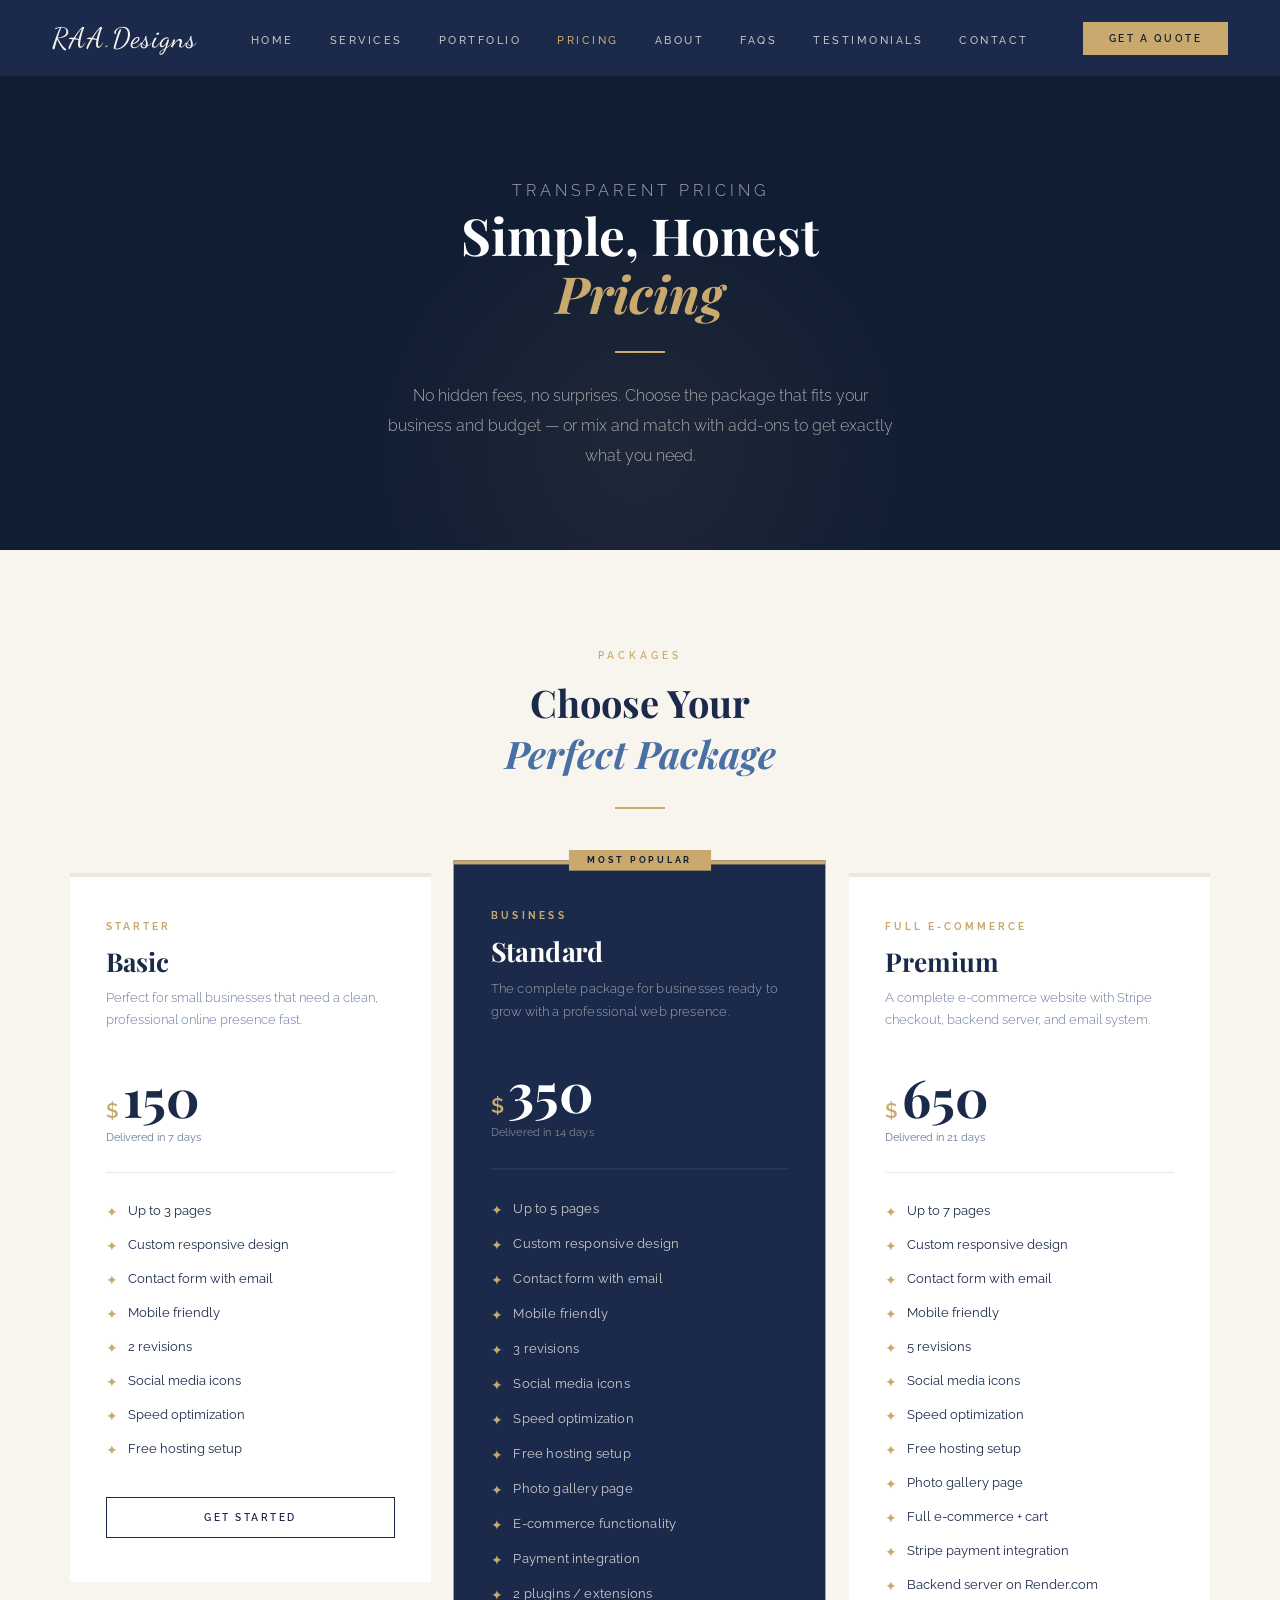
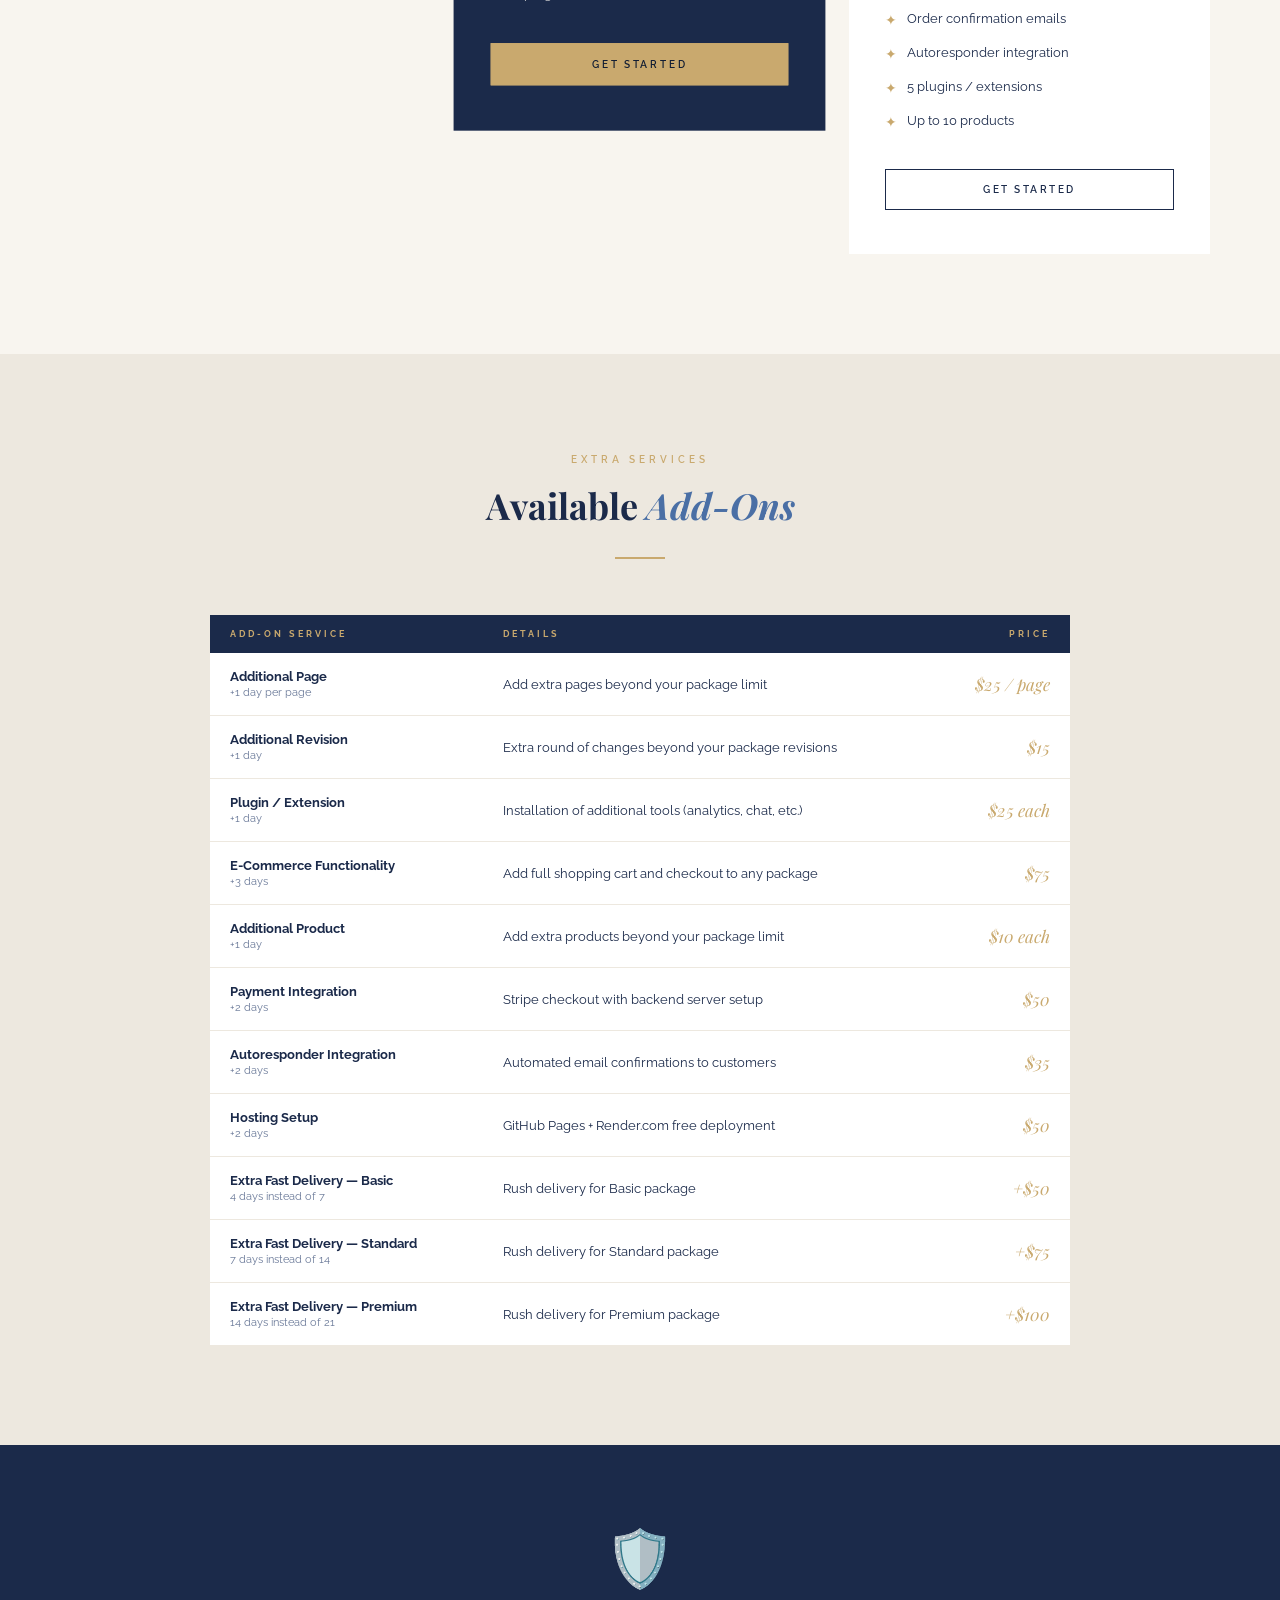
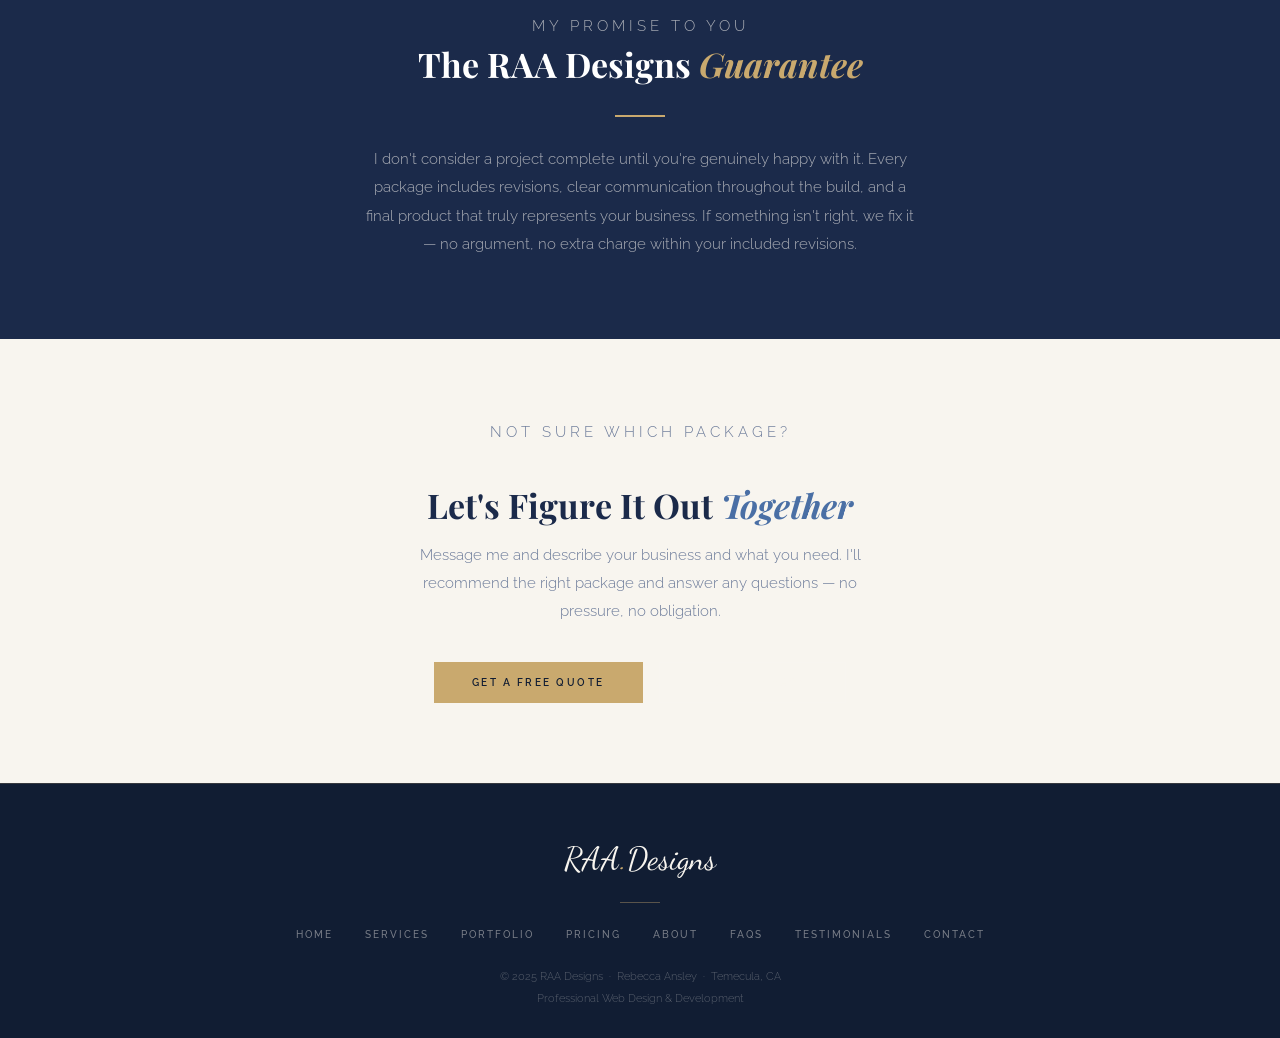
<file: pricing.html>
<!DOCTYPE html>
<html lang="en">
<head>
  <meta charset="UTF-8">
  <meta name="viewport" content="width=device-width, initial-scale=1.0">
  <title>Website Design Pricing — Basic, Standard & Premium Packages | RAA Designs</title>
  <meta name="description" content="Transparent website design pricing starting at $150. Basic, Standard, and Premium packages for small businesses. Custom websites, e-commerce, Stripe payments. No hidden fees.">
  <meta name="keywords" content="website design pricing, affordable web design, custom website cost, small business website packages, e-commerce website price, web developer rates Temecula">
  <meta name="robots" content="index, follow">
  <meta name="author" content="Rebecca Ansley — RAA Designs">
  <link rel="canonical" href="https://raansley-cmd.github.io/raadesigns/pricing">

  <!-- Open Graph -->
  <meta property="og:type" content="website">
  <meta property="og:url" content="https://raansley-cmd.github.io/raadesigns/pricing">
  <meta property="og:title" content="Pricing — RAA Designs">
  <meta property="og:description" content="Transparent website design pricing starting at $150. Basic, Standard, and Premium packages for small businesses. Custom websites, e-commerce, Stripe payments. No hidden fees.">
  <meta property="og:site_name" content="RAA Designs">

  <!-- Twitter Card -->
  <meta name="twitter:card" content="summary_large_image">
  <meta name="twitter:title" content="Pricing — RAA Designs">
  <meta name="twitter:description" content="Transparent website design pricing starting at $150. Basic, Standard, and Premium packages for small businesses. Custom websites, e-commerce, Stripe payments. No hidden fees.">
  <link rel="stylesheet" href="raa-styles.css">
  <style>

    /* ── PRICING HERO ── */
    .pricing-hero {
      background: var(--navy-deep);
      padding: 100px 40px 80px;
      text-align: center;
      position: relative;
      overflow: hidden;
    }
    .pricing-hero::before {
      content: '';
      position: absolute;
      bottom: -100px; left: 50%;
      transform: translateX(-50%);
      width: 700px; height: 400px;
      background: radial-gradient(circle, rgba(201,169,110,0.08) 0%, transparent 70%);
      pointer-events: none;
    }
    .pricing-hero h1 {
      font-family: 'Playfair Display', serif;
      font-size: clamp(36px, 4vw, 58px);
      font-weight: 700;
      color: var(--white);
      line-height: 1.15;
      margin-bottom: 20px;
    }
    .pricing-hero h1 em { font-style: italic; color: var(--gold); }
    .pricing-hero p {
      font-family: 'Raleway', sans-serif;
      font-size: 16px;
      font-weight: 300;
      color: rgba(248,245,239,0.65);
      max-width: 520px;
      margin: 0 auto;
      line-height: 1.85;
    }

    /* ── PACKAGES ── */
    .packages-section {
      padding: 100px 40px;
      background: var(--cream);
    }
    .packages-header {
      text-align: center;
      margin-bottom: 64px;
    }
    .packages-header h2 {
      font-family: 'Playfair Display', serif;
      font-size: 38px;
      font-weight: 700;
      color: var(--navy);
    }
    .packages-header h2 em { font-style: italic; color: var(--blue-soft); }
    .packages-grid {
      max-width: 1140px;
      margin: 0 auto;
      display: grid;
      grid-template-columns: repeat(3, 1fr);
      gap: 28px;
      align-items: start;
    }

    /* Package card */
    .package-card {
      background: var(--white);
      border-top: 4px solid var(--cream-dark);
      padding: 44px 36px;
      position: relative;
      transition: transform 0.2s, box-shadow 0.2s;
    }
    .package-card:hover {
      transform: translateY(-6px);
      box-shadow: 0 16px 48px rgba(27,42,74,0.1);
    }
    .package-card.featured {
      border-top: 4px solid var(--gold);
      background: var(--navy);
      transform: scale(1.03);
    }
    .package-card.featured:hover {
      transform: scale(1.03) translateY(-6px);
    }
    .featured-badge {
      position: absolute;
      top: -14px;
      left: 50%;
      transform: translateX(-50%);
      background: var(--gold);
      color: var(--navy-deep);
      font-family: 'Raleway', sans-serif;
      font-size: 9px;
      font-weight: 700;
      letter-spacing: 2.5px;
      text-transform: uppercase;
      padding: 5px 18px;
      white-space: nowrap;
    }
    .package-name {
      font-family: 'Raleway', sans-serif;
      font-size: 10px;
      font-weight: 700;
      letter-spacing: 3px;
      text-transform: uppercase;
      color: var(--gold);
      margin-bottom: 12px;
    }
    .package-title {
      font-family: 'Playfair Display', serif;
      font-size: 26px;
      font-weight: 700;
      color: var(--navy);
      margin-bottom: 8px;
    }
    .package-card.featured .package-title { color: var(--white); }
    .package-desc {
      font-family: 'Raleway', sans-serif;
      font-size: 13px;
      font-weight: 300;
      color: var(--text-muted);
      line-height: 1.7;
      margin-bottom: 28px;
      min-height: 56px;
    }
    .package-card.featured .package-desc { color: rgba(248,245,239,0.6); }
    .package-price {
      display: flex;
      align-items: baseline;
      gap: 4px;
      margin-bottom: 8px;
    }
    .price-currency {
      font-family: 'Raleway', sans-serif;
      font-size: 20px;
      font-weight: 600;
      color: var(--gold);
    }
    .price-amount {
      font-family: 'Playfair Display', serif;
      font-size: 52px;
      font-weight: 700;
      color: var(--navy);
      line-height: 1;
    }
    .package-card.featured .price-amount { color: var(--white); }
    .price-delivery {
      font-family: 'Raleway', sans-serif;
      font-size: 11px;
      font-weight: 400;
      color: var(--text-muted);
      margin-bottom: 28px;
    }
    .package-card.featured .price-delivery { color: rgba(248,245,239,0.45); }
    .package-divider {
      width: 100%; height: 1px;
      background: var(--cream-dark);
      margin-bottom: 28px;
    }
    .package-card.featured .package-divider { background: rgba(248,245,239,0.1); }

    /* Feature list */
    .package-features {
      list-style: none;
      display: flex;
      flex-direction: column;
      gap: 12px;
      margin-bottom: 36px;
    }
    .package-features li {
      display: flex;
      align-items: flex-start;
      gap: 10px;
      font-family: 'Raleway', sans-serif;
      font-size: 13px;
      font-weight: 400;
      color: var(--navy);
      line-height: 1.5;
    }
    .package-card.featured .package-features li { color: rgba(248,245,239,0.8); }
    .check {
      color: var(--gold);
      font-size: 14px;
      flex-shrink: 0;
      margin-top: 1px;
    }
    .package-btn {
      display: block;
      text-align: center;
      font-family: 'Raleway', sans-serif;
      font-size: 10px;
      font-weight: 600;
      letter-spacing: 2.5px;
      text-transform: uppercase;
      padding: 14px;
      text-decoration: none;
      transition: all 0.2s;
      width: 100%;
    }
    .package-btn-outline {
      border: 1px solid var(--navy);
      color: var(--navy);
      background: transparent;
    }
    .package-btn-outline:hover { background: var(--navy); color: var(--cream); }
    .package-btn-gold {
      background: var(--gold);
      color: var(--navy-deep);
      border: 1px solid var(--gold);
    }
    .package-btn-gold:hover { background: var(--gold-light); }

    /* ── ADD-ONS PRICING ── */
    .addons-pricing {
      background: var(--cream-dark);
      padding: 100px 40px;
    }
    .addons-pricing-header {
      text-align: center;
      margin-bottom: 56px;
    }
    .addons-pricing-header h2 {
      font-family: 'Playfair Display', serif;
      font-size: 36px;
      font-weight: 700;
      color: var(--navy);
    }
    .addons-pricing-header h2 em { font-style: italic; color: var(--blue-soft); }
    .addons-table {
      max-width: 860px;
      margin: 0 auto;
      border-collapse: collapse;
      width: 100%;
    }
    .addons-table th {
      font-family: 'Raleway', sans-serif;
      font-size: 9px;
      font-weight: 700;
      letter-spacing: 3px;
      text-transform: uppercase;
      color: var(--gold);
      background: var(--navy);
      padding: 14px 20px;
      text-align: left;
    }
    .addons-table td {
      font-family: 'Raleway', sans-serif;
      font-size: 13px;
      font-weight: 400;
      color: var(--navy);
      background: var(--white);
      padding: 16px 20px;
      border-bottom: 1px solid var(--cream-dark);
    }
    .addons-table tr:last-child td { border-bottom: none; }
    .addons-table td:last-child {
      font-family: 'Playfair Display', serif;
      font-size: 17px;
      font-style: italic;
      color: var(--gold);
      text-align: right;
      font-weight: 400;
    }
    .addon-delivery {
      font-size: 11px;
      color: var(--text-muted);
      display: block;
      margin-top: 2px;
    }

    /* ── GUARANTEE ── */
    .guarantee-section {
      background: var(--navy);
      padding: 80px 40px;
      text-align: center;
    }
    .guarantee-icon {
      font-size: 56px;
      display: block;
      margin-bottom: 20px;
    }
    .guarantee-section h2 {
      font-family: 'Playfair Display', serif;
      font-size: 34px;
      font-weight: 700;
      color: var(--white);
      margin-bottom: 16px;
    }
    .guarantee-section h2 em { font-style: italic; color: var(--gold); }
    .guarantee-section p {
      font-family: 'Raleway', sans-serif;
      font-size: 15px;
      font-weight: 300;
      color: rgba(248,245,239,0.65);
      max-width: 560px;
      margin: 0 auto;
      line-height: 1.9;
    }

    /* ── CTA ── */
    .pricing-cta {
      background: var(--cream);
      padding: 80px 40px;
      text-align: center;
    }
    .pricing-cta h2 {
      font-family: 'Playfair Display', serif;
      font-size: 34px;
      font-weight: 700;
      color: var(--navy);
      margin-bottom: 14px;
    }
    .pricing-cta h2 em { font-style: italic; color: var(--blue-soft); }
    .pricing-cta p {
      font-family: 'Raleway', sans-serif;
      font-size: 15px;
      font-weight: 300;
      color: var(--text-muted);
      max-width: 480px;
      margin: 0 auto 36px;
      line-height: 1.85;
    }
    .cta-btns {
      display: flex;
      gap: 16px;
      justify-content: center;
      flex-wrap: wrap;
    }

    /* Mobile */
    @media (max-width: 900px) {
      .pricing-hero { padding: 72px 24px 56px; }
      .packages-section { padding: 56px 24px; }
      .packages-grid { grid-template-columns: 1fr; }
      .package-card.featured { transform: scale(1); }
      .package-card.featured:hover { transform: translateY(-6px); }
      .addons-pricing { padding: 56px 24px; }
      .addons-table th, .addons-table td { padding: 12px 14px; }
      .guarantee-section { padding: 56px 24px; }
      .pricing-cta { padding: 56px 24px; }
    }
  </style>
</head>
<body>

<!-- NAV -->
<nav>
  <a class="nav-logo" href="index.html">RAA<span>.</span>Designs</a>
  <ul class="nav-links">
    <li><a href="index.html">Home</a></li>
    <li><a href="services.html">Services</a></li>
    <li><a href="portfolio.html">Portfolio</a></li>
    <li><a href="pricing.html" class="active">Pricing</a></li>
    <li><a href="about.html">About</a></li>
    <li><a href="faqs.html">FAQs</a></li>
    <li><a href="testimonials.html">Testimonials</a></li>
    <li><a href="contact.html">Contact</a></li>
  </ul>
  <a href="contact.html" class="nav-cta">Get a Quote</a>
</nav>

<!-- HERO -->
<section class="pricing-hero">
  <p class="section-label">Transparent Pricing</p>
  <h1>Simple, Honest<br><em>Pricing</em></h1>
  <div class="section-divider"></div>
  <p>No hidden fees, no surprises. Choose the package that fits your business and budget — or mix and match with add-ons to get exactly what you need.</p>
</section>

<!-- PACKAGES -->
<section class="packages-section">
  <div class="packages-header">
    <p class="section-label">Packages</p>
    <h2>Choose Your<br><em>Perfect Package</em></h2>
    <div class="section-divider"></div>
  </div>
  <div class="packages-grid">

    <!-- BASIC -->
    <div class="package-card">
      <p class="package-name">Starter</p>
      <h2 class="package-title">Basic</h2>
      <p class="package-desc">Perfect for small businesses that need a clean, professional online presence fast.</p>
      <div class="package-price">
        <span class="price-currency">$</span>
        <span class="price-amount">150</span>
      </div>
      <p class="price-delivery">Delivered in 7 days</p>
      <div class="package-divider"></div>
      <ul class="package-features">
        <li><span class="check">✦</span> Up to 3 pages</li>
        <li><span class="check">✦</span> Custom responsive design</li>
        <li><span class="check">✦</span> Contact form with email</li>
        <li><span class="check">✦</span> Mobile friendly</li>
        <li><span class="check">✦</span> 2 revisions</li>
        <li><span class="check">✦</span> Social media icons</li>
        <li><span class="check">✦</span> Speed optimization</li>
        <li><span class="check">✦</span> Free hosting setup</li>
      </ul>
      <a href="contact.html" class="package-btn package-btn-outline">Get Started</a>
    </div>

    <!-- STANDARD (FEATURED) -->
    <div class="package-card featured">
      <span class="featured-badge">Most Popular</span>
      <p class="package-name">Business</p>
      <h2 class="package-title">Standard</h2>
      <p class="package-desc">The complete package for businesses ready to grow with a professional web presence.</p>
      <div class="package-price">
        <span class="price-currency">$</span>
        <span class="price-amount">350</span>
      </div>
      <p class="price-delivery">Delivered in 14 days</p>
      <div class="package-divider"></div>
      <ul class="package-features">
        <li><span class="check">✦</span> Up to 5 pages</li>
        <li><span class="check">✦</span> Custom responsive design</li>
        <li><span class="check">✦</span> Contact form with email</li>
        <li><span class="check">✦</span> Mobile friendly</li>
        <li><span class="check">✦</span> 3 revisions</li>
        <li><span class="check">✦</span> Social media icons</li>
        <li><span class="check">✦</span> Speed optimization</li>
        <li><span class="check">✦</span> Free hosting setup</li>
        <li><span class="check">✦</span> Photo gallery page</li>
        <li><span class="check">✦</span> E-commerce functionality</li>
        <li><span class="check">✦</span> Payment integration</li>
        <li><span class="check">✦</span> 2 plugins / extensions</li>
      </ul>
      <a href="contact.html" class="package-btn package-btn-gold">Get Started</a>
    </div>

    <!-- PREMIUM -->
    <div class="package-card">
      <p class="package-name">Full E-Commerce</p>
      <h2 class="package-title">Premium</h2>
      <p class="package-desc">A complete e-commerce website with Stripe checkout, backend server, and email system.</p>
      <div class="package-price">
        <span class="price-currency">$</span>
        <span class="price-amount">650</span>
      </div>
      <p class="price-delivery">Delivered in 21 days</p>
      <div class="package-divider"></div>
      <ul class="package-features">
        <li><span class="check">✦</span> Up to 7 pages</li>
        <li><span class="check">✦</span> Custom responsive design</li>
        <li><span class="check">✦</span> Contact form with email</li>
        <li><span class="check">✦</span> Mobile friendly</li>
        <li><span class="check">✦</span> 5 revisions</li>
        <li><span class="check">✦</span> Social media icons</li>
        <li><span class="check">✦</span> Speed optimization</li>
        <li><span class="check">✦</span> Free hosting setup</li>
        <li><span class="check">✦</span> Photo gallery page</li>
        <li><span class="check">✦</span> Full e-commerce + cart</li>
        <li><span class="check">✦</span> Stripe payment integration</li>
        <li><span class="check">✦</span> Backend server on Render.com</li>
        <li><span class="check">✦</span> Order confirmation emails</li>
        <li><span class="check">✦</span> Autoresponder integration</li>
        <li><span class="check">✦</span> 5 plugins / extensions</li>
        <li><span class="check">✦</span> Up to 10 products</li>
      </ul>
      <a href="contact.html" class="package-btn package-btn-outline">Get Started</a>
    </div>

  </div>
</section>

<!-- ADD-ONS PRICING TABLE -->
<section class="addons-pricing">
  <div class="addons-pricing-header">
    <p class="section-label">Extra Services</p>
    <h2>Available <em>Add-Ons</em></h2>
    <div class="section-divider"></div>
  </div>
  <table class="addons-table">
    <thead>
      <tr>
        <th>Add-On Service</th>
        <th>Details</th>
        <th style="text-align:right;">Price</th>
      </tr>
    </thead>
    <tbody>
      <tr>
        <td><strong>Additional Page</strong><span class="addon-delivery">+1 day per page</span></td>
        <td>Add extra pages beyond your package limit</td>
        <td>$25 / page</td>
      </tr>
      <tr>
        <td><strong>Additional Revision</strong><span class="addon-delivery">+1 day</span></td>
        <td>Extra round of changes beyond your package revisions</td>
        <td>$15</td>
      </tr>
      <tr>
        <td><strong>Plugin / Extension</strong><span class="addon-delivery">+1 day</span></td>
        <td>Installation of additional tools (analytics, chat, etc.)</td>
        <td>$25 each</td>
      </tr>
      <tr>
        <td><strong>E-Commerce Functionality</strong><span class="addon-delivery">+3 days</span></td>
        <td>Add full shopping cart and checkout to any package</td>
        <td>$75</td>
      </tr>
      <tr>
        <td><strong>Additional Product</strong><span class="addon-delivery">+1 day</span></td>
        <td>Add extra products beyond your package limit</td>
        <td>$10 each</td>
      </tr>
      <tr>
        <td><strong>Payment Integration</strong><span class="addon-delivery">+2 days</span></td>
        <td>Stripe checkout with backend server setup</td>
        <td>$50</td>
      </tr>
      <tr>
        <td><strong>Autoresponder Integration</strong><span class="addon-delivery">+2 days</span></td>
        <td>Automated email confirmations to customers</td>
        <td>$35</td>
      </tr>
      <tr>
        <td><strong>Hosting Setup</strong><span class="addon-delivery">+2 days</span></td>
        <td>GitHub Pages + Render.com free deployment</td>
        <td>$50</td>
      </tr>
      <tr>
        <td><strong>Extra Fast Delivery — Basic</strong><span class="addon-delivery">4 days instead of 7</span></td>
        <td>Rush delivery for Basic package</td>
        <td>+$50</td>
      </tr>
      <tr>
        <td><strong>Extra Fast Delivery — Standard</strong><span class="addon-delivery">7 days instead of 14</span></td>
        <td>Rush delivery for Standard package</td>
        <td>+$75</td>
      </tr>
      <tr>
        <td><strong>Extra Fast Delivery — Premium</strong><span class="addon-delivery">14 days instead of 21</span></td>
        <td>Rush delivery for Premium package</td>
        <td>+$100</td>
      </tr>
    </tbody>
  </table>
</section>

<!-- GUARANTEE -->
<section class="guarantee-section">
  <span class="guarantee-icon">🛡️</span>
  <p class="section-label">My Promise to You</p>
  <h2>The RAA Designs <em>Guarantee</em></h2>
  <div class="section-divider"></div>
  <p>I don't consider a project complete until you're genuinely happy with it. Every package includes revisions, clear communication throughout the build, and a final product that truly represents your business. If something isn't right, we fix it — no argument, no extra charge within your included revisions.</p>
</section>

<!-- CTA -->
<section class="pricing-cta">
  <p class="section-label">Not Sure Which Package?</p>
  <h2>Let's Figure It Out <em>Together</em></h2>
  <p>Message me and describe your business and what you need. I'll recommend the right package and answer any questions — no pressure, no obligation.</p>
  <div class="cta-btns">
    <a href="contact.html" class="btn-primary">Get a Free Quote</a>
    <a href="faqs.html" class="btn-outline">Read the FAQs</a>
  </div>
</section>

<!-- FOOTER -->
<footer>
  <span class="footer-logo">RAA<span>.</span>Designs</span>
  <div class="footer-line"></div>
  <ul class="footer-links">
    <li><a href="index.html">Home</a></li>
    <li><a href="services.html">Services</a></li>
    <li><a href="portfolio.html">Portfolio</a></li>
    <li><a href="pricing.html">Pricing</a></li>
    <li><a href="about.html">About</a></li>
    <li><a href="faqs.html">FAQs</a></li>
    <li><a href="testimonials.html">Testimonials</a></li>
    <li><a href="contact.html">Contact</a></li>
  </ul>
  <p class="footer-copy">&copy; 2025 RAA Designs &nbsp;&middot;&nbsp; Rebecca Ansley &nbsp;&middot;&nbsp; Temecula, CA<br>Professional Web Design &amp; Development</p>
</footer>

</body>
</html>
</file>
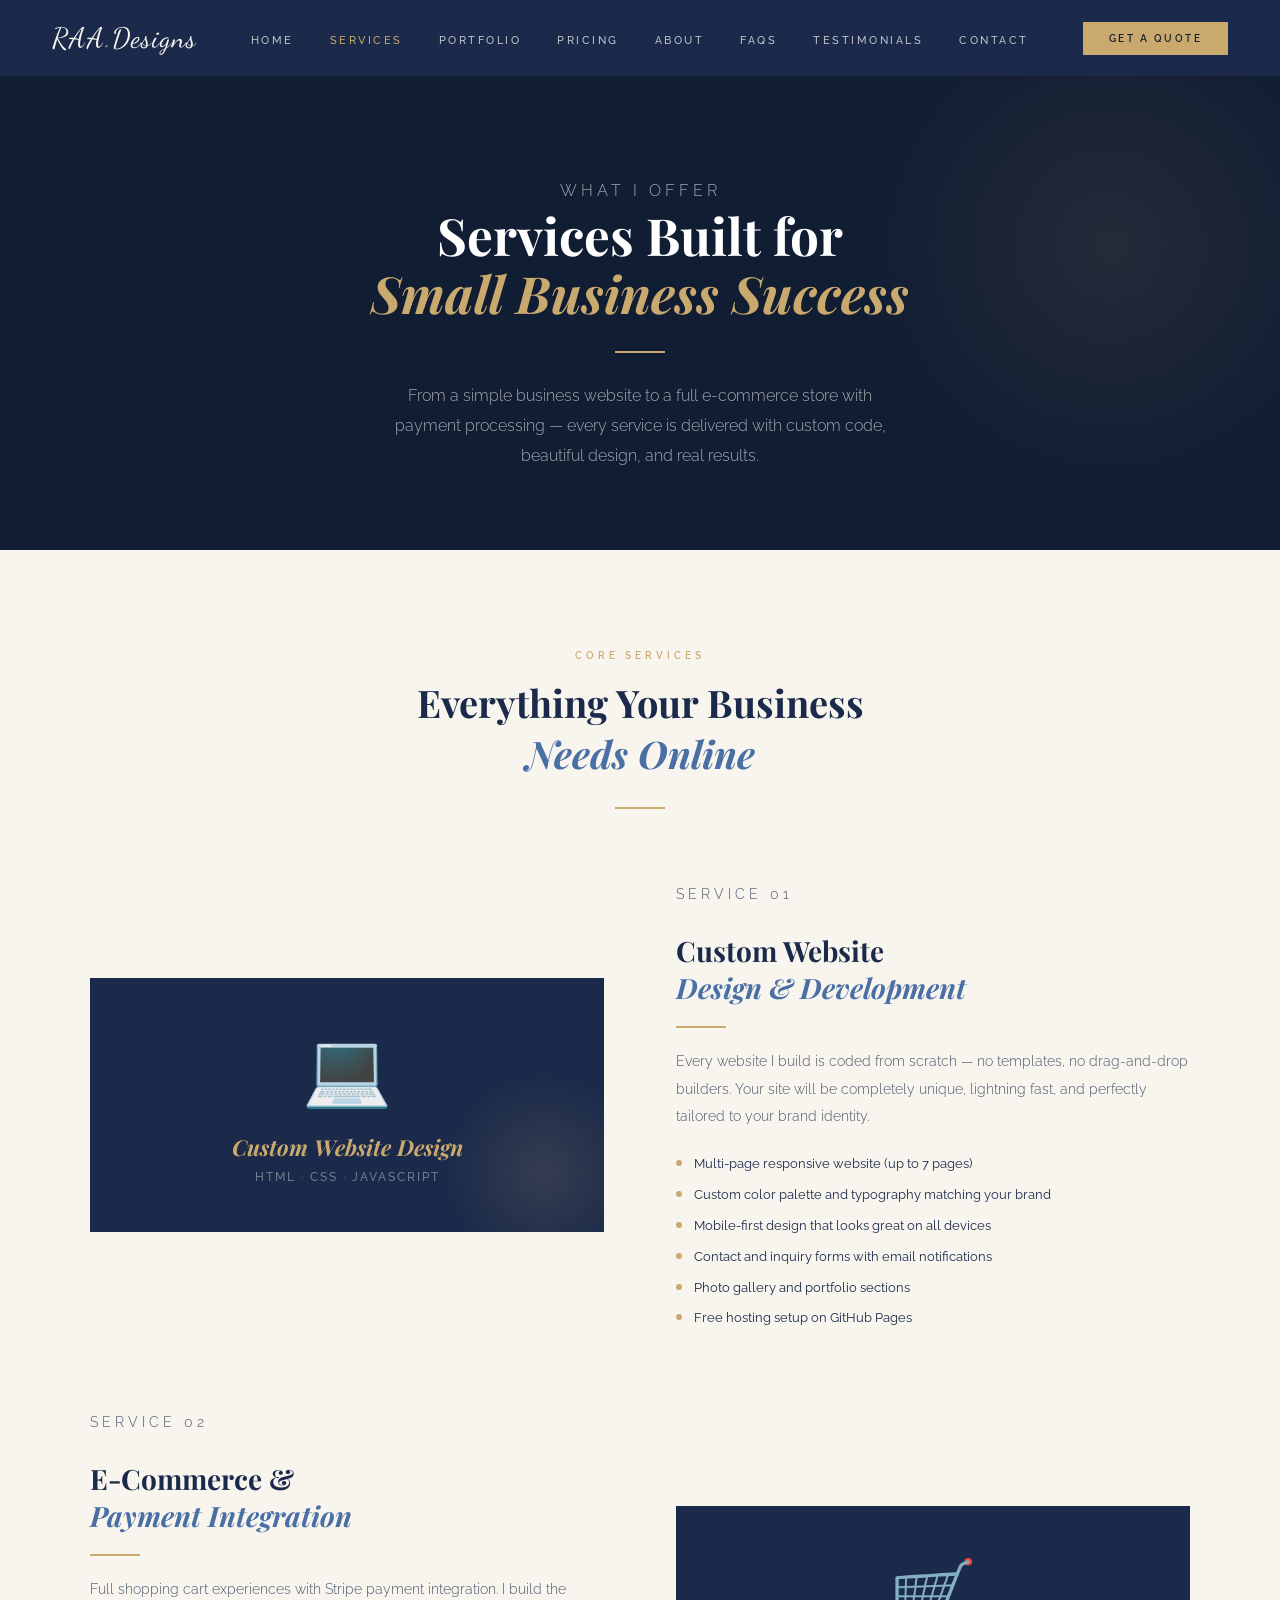
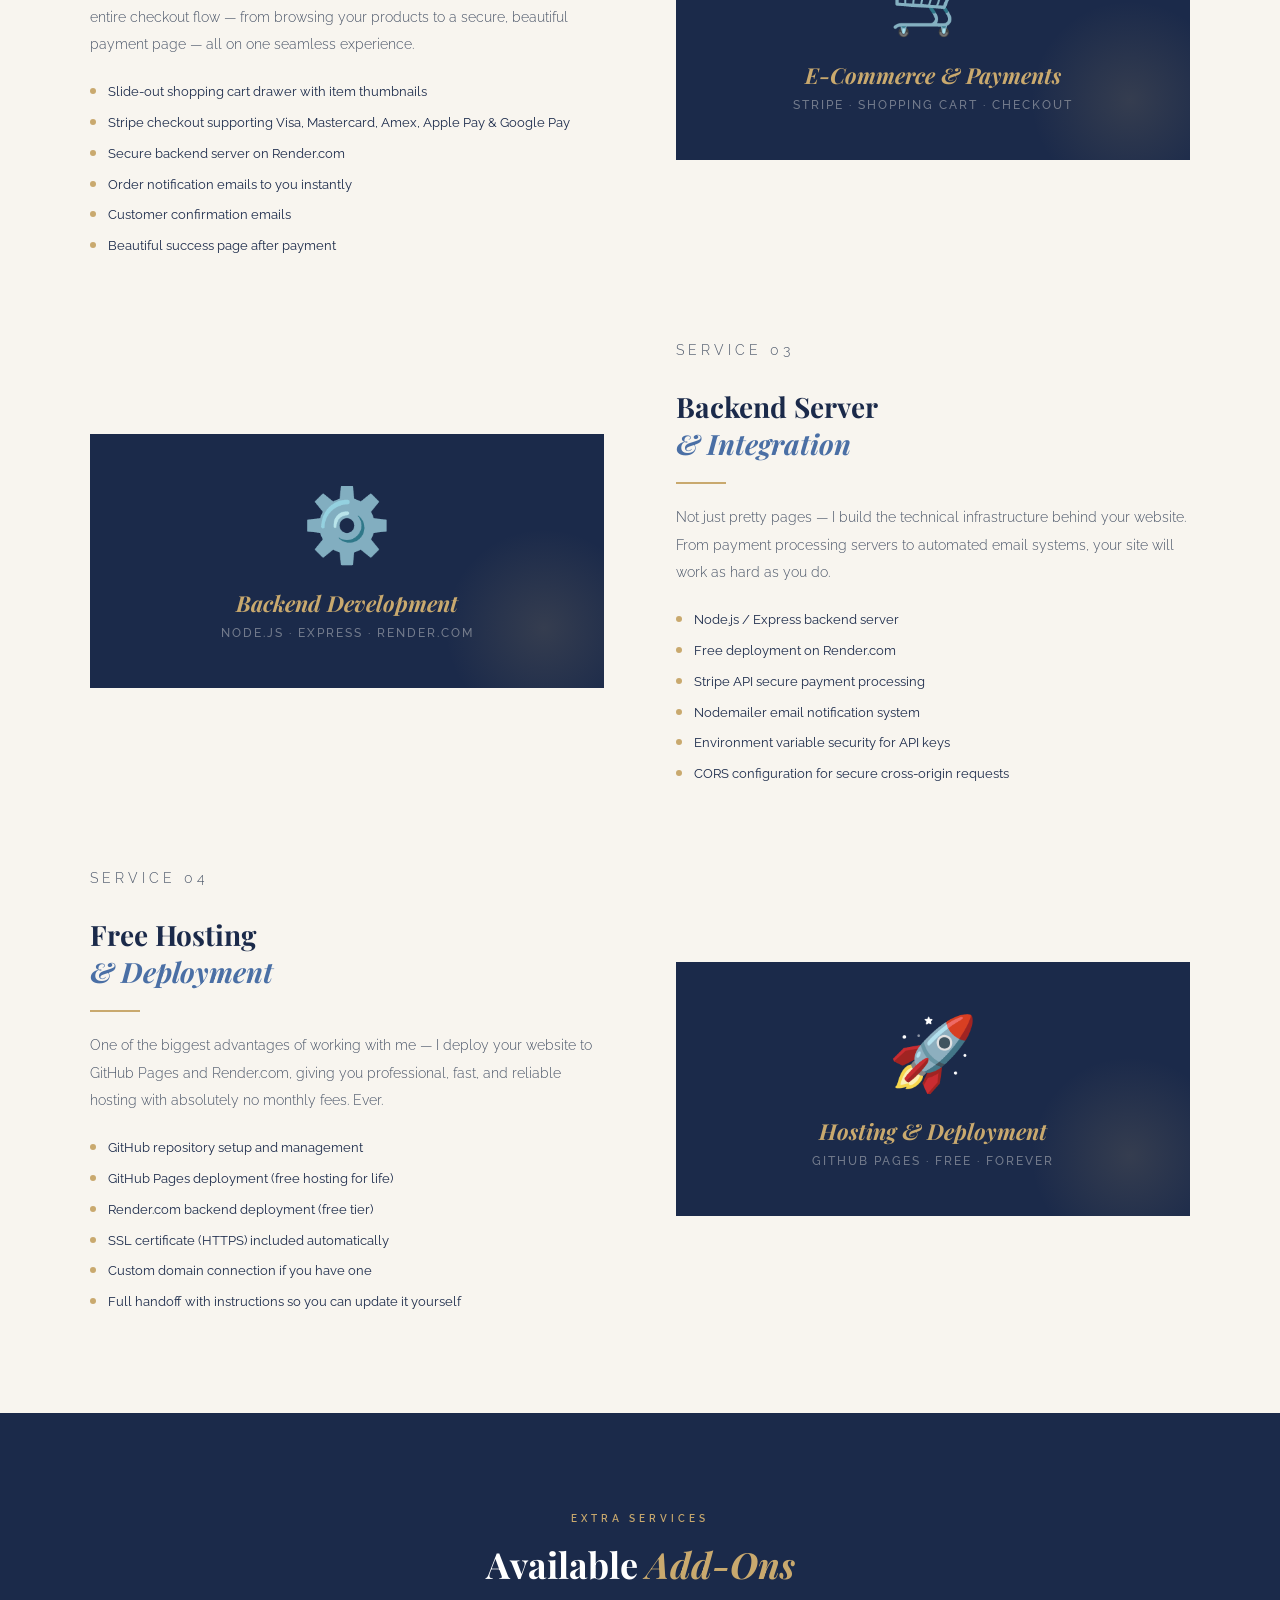
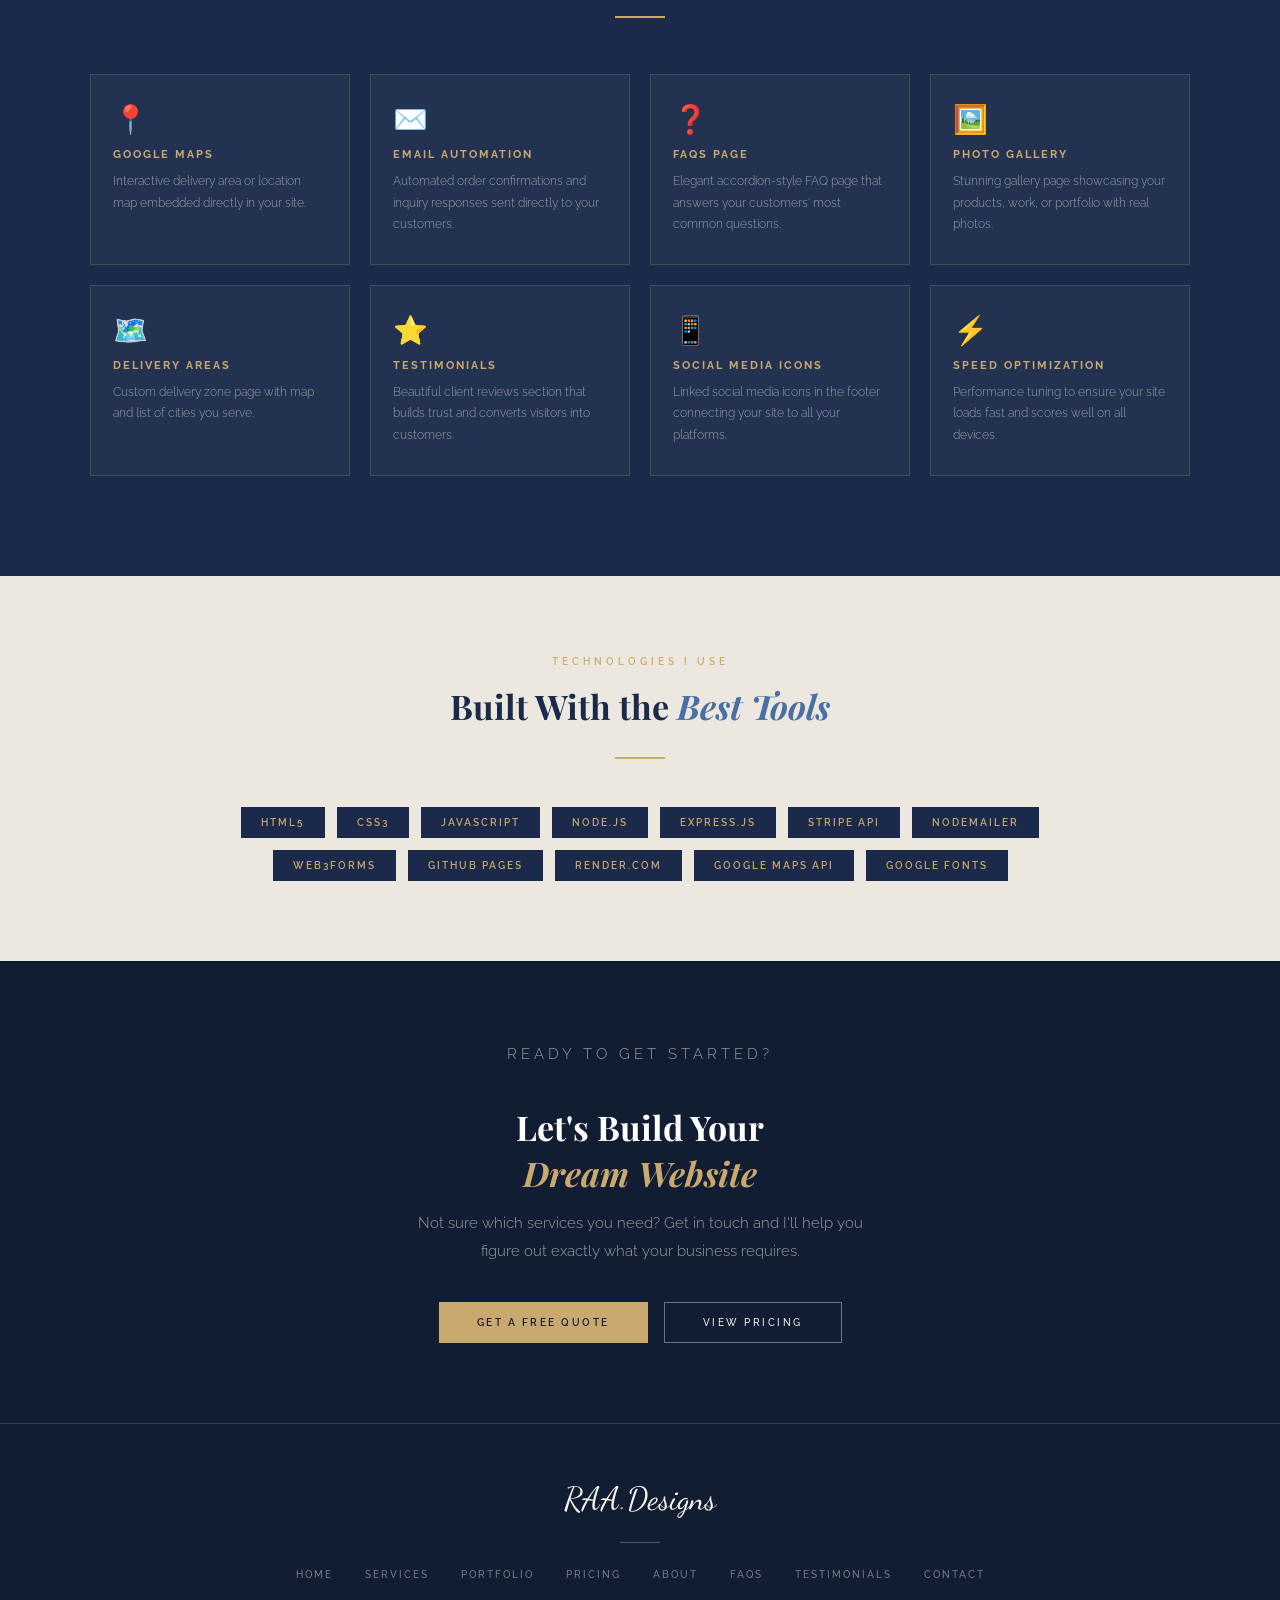
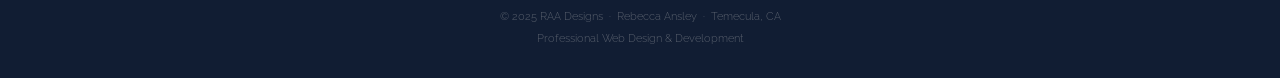
<file: services.html>
<!DOCTYPE html>
<html lang="en">
<head>
  <meta charset="UTF-8">
  <meta name="viewport" content="width=device-width, initial-scale=1.0">
  <title>Web Design Services — Custom Websites, E-Commerce & More | RAA Designs</title>
  <meta name="description" content="Custom website design, e-commerce with Stripe payments, backend development, and free hosting setup. Professional web services for small businesses in Temecula, CA and nationwide.">
  <meta name="keywords" content="web design services, e-commerce website, Stripe payment integration, custom website development, free hosting GitHub Pages, Node.js backend, small business web design">
  <meta name="robots" content="index, follow">
  <meta name="author" content="Rebecca Ansley — RAA Designs">
  <link rel="canonical" href="https://raansley-cmd.github.io/raadesigns/services">

  <!-- Open Graph -->
  <meta property="og:type" content="website">
  <meta property="og:url" content="https://raansley-cmd.github.io/raadesigns/services">
  <meta property="og:title" content="Web Design Services — RAA Designs">
  <meta property="og:description" content="Custom website design, e-commerce with Stripe payments, backend development, and free hosting setup. Professional web services for small businesses in Temecula, CA and nationwide.">
  <meta property="og:site_name" content="RAA Designs">

  <!-- Twitter Card -->
  <meta name="twitter:card" content="summary_large_image">
  <meta name="twitter:title" content="Web Design Services — RAA Designs">
  <meta name="twitter:description" content="Custom website design, e-commerce with Stripe payments, backend development, and free hosting setup. Professional web services for small businesses in Temecula, CA and nationwide.">
  <link rel="stylesheet" href="raa-styles.css">
  <style>

    /* ── SERVICES HERO ── */
    .services-hero {
      background: var(--navy-deep);
      padding: 100px 40px 80px;
      text-align: center;
      position: relative;
      overflow: hidden;
    }
    .services-hero::before {
      content: '';
      position: absolute;
      top: -80px; right: -80px;
      width: 500px; height: 500px;
      background: radial-gradient(circle, rgba(201,169,110,0.1) 0%, transparent 70%);
      pointer-events: none;
    }
    .services-hero h1 {
      font-family: 'Playfair Display', serif;
      font-size: clamp(36px, 4vw, 58px);
      font-weight: 700;
      color: var(--white);
      line-height: 1.15;
      margin-bottom: 20px;
    }
    .services-hero h1 em { font-style: italic; color: var(--gold); }
    .services-hero p {
      font-family: 'Raleway', sans-serif;
      font-size: 16px;
      font-weight: 300;
      color: rgba(248,245,239,0.65);
      max-width: 520px;
      margin: 0 auto;
      line-height: 1.85;
    }

    /* ── CORE SERVICES ── */
    .core-services {
      padding: 100px 40px;
      background: var(--cream);
    }
    .core-header {
      text-align: center;
      margin-bottom: 72px;
    }
    .core-header h2 {
      font-family: 'Playfair Display', serif;
      font-size: 38px;
      font-weight: 700;
      color: var(--navy);
    }
    .core-header h2 em { font-style: italic; color: var(--blue-soft); }

    .service-row {
      max-width: 1100px;
      margin: 0 auto 80px;
      display: grid;
      grid-template-columns: 1fr 1fr;
      gap: 72px;
      align-items: center;
    }
    .service-row:last-child { margin-bottom: 0; }
    .service-row.reverse { direction: rtl; }
    .service-row.reverse > * { direction: ltr; }

    .service-visual {
      background: var(--navy);
      padding: 48px 40px;
      text-align: center;
      position: relative;
      overflow: hidden;
    }
    .service-visual::before {
      content: '';
      position: absolute;
      bottom: -40px; right: -40px;
      width: 200px; height: 200px;
      background: radial-gradient(circle, rgba(201,169,110,0.15) 0%, transparent 70%);
    }
    .service-visual-icon {
      font-size: 72px;
      display: block;
      margin-bottom: 20px;
    }
    .service-visual h3 {
      font-family: 'Playfair Display', serif;
      font-size: 22px;
      font-style: italic;
      color: var(--gold);
      margin-bottom: 8px;
    }
    .service-visual p {
      font-family: 'Raleway', sans-serif;
      font-size: 12px;
      font-weight: 500;
      letter-spacing: 2px;
      text-transform: uppercase;
      color: rgba(248,245,239,0.4);
    }

    .service-detail h3 {
      font-family: 'Playfair Display', serif;
      font-size: 28px;
      font-weight: 700;
      color: var(--navy);
      margin-bottom: 8px;
    }
    .service-detail h3 em { font-style: italic; color: var(--blue-soft); }
    .service-detail .section-divider { margin: 20px 0; }
    .service-detail p {
      font-family: 'Raleway', sans-serif;
      font-size: 14px;
      font-weight: 300;
      color: #4A5568;
      line-height: 1.95;
      margin-bottom: 24px;
    }
    .service-includes {
      list-style: none;
      display: flex;
      flex-direction: column;
      gap: 10px;
    }
    .service-includes li {
      display: flex;
      align-items: flex-start;
      gap: 12px;
      font-family: 'Raleway', sans-serif;
      font-size: 13px;
      font-weight: 400;
      color: var(--navy);
      line-height: 1.6;
    }
    .service-includes li::before {
      content: '';
      width: 6px;
      height: 6px;
      background: var(--gold);
      border-radius: 50%;
      flex-shrink: 0;
      margin-top: 6px;
    }

    /* ── ADD-ONS ── */
    .addons-section {
      background: var(--navy);
      padding: 100px 40px;
    }
    .addons-header {
      text-align: center;
      margin-bottom: 56px;
    }
    .addons-header h2 {
      font-family: 'Playfair Display', serif;
      font-size: 36px;
      font-weight: 700;
      color: var(--white);
    }
    .addons-header h2 em { font-style: italic; color: var(--gold); }
    .addons-grid {
      max-width: 1100px;
      margin: 0 auto;
      display: grid;
      grid-template-columns: repeat(4, 1fr);
      gap: 20px;
    }
    .addon-card {
      background: rgba(255,255,255,0.04);
      border: 1px solid rgba(201,169,110,0.2);
      padding: 28px 22px;
      transition: border-color 0.2s, background 0.2s;
    }
    .addon-card:hover {
      border-color: var(--gold);
      background: rgba(201,169,110,0.06);
    }
    .addon-icon {
      font-size: 28px;
      display: block;
      margin-bottom: 12px;
    }
    .addon-card h3 {
      font-family: 'Raleway', sans-serif;
      font-size: 11px;
      font-weight: 700;
      letter-spacing: 2px;
      text-transform: uppercase;
      color: var(--gold);
      margin-bottom: 10px;
    }
    .addon-card p {
      font-family: 'Raleway', sans-serif;
      font-size: 12px;
      font-weight: 300;
      color: rgba(248,245,239,0.55);
      line-height: 1.8;
    }

    /* ── TECH STACK ── */
    .tech-section {
      background: var(--cream-dark);
      padding: 80px 40px;
      text-align: center;
    }
    .tech-section h2 {
      font-family: 'Playfair Display', serif;
      font-size: 34px;
      font-weight: 700;
      color: var(--navy);
      margin-bottom: 0;
    }
    .tech-section h2 em { font-style: italic; color: var(--blue-soft); }
    .tech-grid {
      max-width: 900px;
      margin: 48px auto 0;
      display: flex;
      flex-wrap: wrap;
      gap: 12px;
      justify-content: center;
    }
    .tech-tag {
      background: var(--navy);
      color: var(--gold);
      font-family: 'Raleway', sans-serif;
      font-size: 10px;
      font-weight: 600;
      letter-spacing: 2px;
      text-transform: uppercase;
      padding: 10px 20px;
    }

    /* ── CTA ── */
    .services-cta {
      background: var(--navy-deep);
      padding: 80px 40px;
      text-align: center;
    }
    .services-cta h2 {
      font-family: 'Playfair Display', serif;
      font-size: 34px;
      font-weight: 700;
      color: var(--white);
      margin-bottom: 14px;
    }
    .services-cta h2 em { font-style: italic; color: var(--gold); }
    .services-cta p {
      font-family: 'Raleway', sans-serif;
      font-size: 15px;
      font-weight: 300;
      color: rgba(248,245,239,0.6);
      max-width: 480px;
      margin: 0 auto 36px;
      line-height: 1.85;
    }
    .cta-btns {
      display: flex;
      gap: 16px;
      justify-content: center;
      flex-wrap: wrap;
    }

    /* Mobile */
    @media (max-width: 900px) {
      .services-hero { padding: 72px 24px 56px; }
      .core-services { padding: 56px 24px; }
      .service-row { grid-template-columns: 1fr; gap: 36px; }
      .service-row.reverse { direction: ltr; }
      .addons-section { padding: 56px 24px; }
      .addons-grid { grid-template-columns: repeat(2, 1fr); }
      .tech-section { padding: 56px 24px; }
      .services-cta { padding: 56px 24px; }
    }
  </style>
</head>
<body>

<!-- NAV -->
<nav>
  <a class="nav-logo" href="index.html">RAA<span>.</span>Designs</a>
  <ul class="nav-links">
    <li><a href="index.html">Home</a></li>
    <li><a href="services.html" class="active">Services</a></li>
    <li><a href="portfolio.html">Portfolio</a></li>
    <li><a href="pricing.html">Pricing</a></li>
    <li><a href="about.html">About</a></li>
    <li><a href="faqs.html">FAQs</a></li>
    <li><a href="testimonials.html">Testimonials</a></li>
    <li><a href="contact.html">Contact</a></li>
  </ul>
  <a href="contact.html" class="nav-cta">Get a Quote</a>
</nav>

<!-- HERO -->
<section class="services-hero">
  <p class="section-label">What I Offer</p>
  <h1>Services Built for<br><em>Small Business Success</em></h1>
  <div class="section-divider"></div>
  <p>From a simple business website to a full e-commerce store with payment processing — every service is delivered with custom code, beautiful design, and real results.</p>
</section>

<!-- CORE SERVICES -->
<section class="core-services">
  <div class="core-header">
    <p class="section-label">Core Services</p>
    <h2>Everything Your Business<br><em>Needs Online</em></h2>
    <div class="section-divider"></div>
  </div>

  <!-- Service 1 -->
  <div class="service-row">
    <div class="service-visual">
      <span class="service-visual-icon">💻</span>
      <h3>Custom Website Design</h3>
      <p>HTML · CSS · JavaScript</p>
    </div>
    <div class="service-detail">
      <p class="section-label">Service 01</p>
      <h3>Custom Website<br><em>Design & Development</em></h3>
      <div class="section-divider left"></div>
      <p>Every website I build is coded from scratch — no templates, no drag-and-drop builders. Your site will be completely unique, lightning fast, and perfectly tailored to your brand identity.</p>
      <ul class="service-includes">
        <li>Multi-page responsive website (up to 7 pages)</li>
        <li>Custom color palette and typography matching your brand</li>
        <li>Mobile-first design that looks great on all devices</li>
        <li>Contact and inquiry forms with email notifications</li>
        <li>Photo gallery and portfolio sections</li>
        <li>Free hosting setup on GitHub Pages</li>
      </ul>
    </div>
  </div>

  <!-- Service 2 -->
  <div class="service-row reverse">
    <div class="service-visual">
      <span class="service-visual-icon">🛒</span>
      <h3>E-Commerce & Payments</h3>
      <p>Stripe · Shopping Cart · Checkout</p>
    </div>
    <div class="service-detail">
      <p class="section-label">Service 02</p>
      <h3>E-Commerce &<br><em>Payment Integration</em></h3>
      <div class="section-divider left"></div>
      <p>Full shopping cart experiences with Stripe payment integration. I build the entire checkout flow — from browsing your products to a secure, beautiful payment page — all on one seamless experience.</p>
      <ul class="service-includes">
        <li>Slide-out shopping cart drawer with item thumbnails</li>
        <li>Stripe checkout supporting Visa, Mastercard, Amex, Apple Pay & Google Pay</li>
        <li>Secure backend server on Render.com</li>
        <li>Order notification emails to you instantly</li>
        <li>Customer confirmation emails</li>
        <li>Beautiful success page after payment</li>
      </ul>
    </div>
  </div>

  <!-- Service 3 -->
  <div class="service-row">
    <div class="service-visual">
      <span class="service-visual-icon">⚙️</span>
      <h3>Backend Development</h3>
      <p>Node.js · Express · Render.com</p>
    </div>
    <div class="service-detail">
      <p class="section-label">Service 03</p>
      <h3>Backend Server<br><em>& Integration</em></h3>
      <div class="section-divider left"></div>
      <p>Not just pretty pages — I build the technical infrastructure behind your website. From payment processing servers to automated email systems, your site will work as hard as you do.</p>
      <ul class="service-includes">
        <li>Node.js / Express backend server</li>
        <li>Free deployment on Render.com</li>
        <li>Stripe API secure payment processing</li>
        <li>Nodemailer email notification system</li>
        <li>Environment variable security for API keys</li>
        <li>CORS configuration for secure cross-origin requests</li>
      </ul>
    </div>
  </div>

  <!-- Service 4 -->
  <div class="service-row reverse">
    <div class="service-visual">
      <span class="service-visual-icon">🚀</span>
      <h3>Hosting & Deployment</h3>
      <p>GitHub Pages · Free · Forever</p>
    </div>
    <div class="service-detail">
      <p class="section-label">Service 04</p>
      <h3>Free Hosting<br><em>& Deployment</em></h3>
      <div class="section-divider left"></div>
      <p>One of the biggest advantages of working with me — I deploy your website to GitHub Pages and Render.com, giving you professional, fast, and reliable hosting with absolutely no monthly fees. Ever.</p>
      <ul class="service-includes">
        <li>GitHub repository setup and management</li>
        <li>GitHub Pages deployment (free hosting for life)</li>
        <li>Render.com backend deployment (free tier)</li>
        <li>SSL certificate (HTTPS) included automatically</li>
        <li>Custom domain connection if you have one</li>
        <li>Full handoff with instructions so you can update it yourself</li>
      </ul>
    </div>
  </div>

</section>

<!-- ADD-ONS -->
<section class="addons-section">
  <div class="addons-header">
    <p class="section-label">Extra Services</p>
    <h2>Available <em>Add-Ons</em></h2>
    <div class="section-divider"></div>
  </div>
  <div class="addons-grid">
    <div class="addon-card">
      <span class="addon-icon">📍</span>
      <h3>Google Maps</h3>
      <p>Interactive delivery area or location map embedded directly in your site.</p>
    </div>
    <div class="addon-card">
      <span class="addon-icon">✉️</span>
      <h3>Email Automation</h3>
      <p>Automated order confirmations and inquiry responses sent directly to your customers.</p>
    </div>
    <div class="addon-card">
      <span class="addon-icon">❓</span>
      <h3>FAQs Page</h3>
      <p>Elegant accordion-style FAQ page that answers your customers' most common questions.</p>
    </div>
    <div class="addon-card">
      <span class="addon-icon">🖼️</span>
      <h3>Photo Gallery</h3>
      <p>Stunning gallery page showcasing your products, work, or portfolio with real photos.</p>
    </div>
    <div class="addon-card">
      <span class="addon-icon">🗺️</span>
      <h3>Delivery Areas</h3>
      <p>Custom delivery zone page with map and list of cities you serve.</p>
    </div>
    <div class="addon-card">
      <span class="addon-icon">⭐</span>
      <h3>Testimonials</h3>
      <p>Beautiful client reviews section that builds trust and converts visitors into customers.</p>
    </div>
    <div class="addon-card">
      <span class="addon-icon">📱</span>
      <h3>Social Media Icons</h3>
      <p>Linked social media icons in the footer connecting your site to all your platforms.</p>
    </div>
    <div class="addon-card">
      <span class="addon-icon">⚡</span>
      <h3>Speed Optimization</h3>
      <p>Performance tuning to ensure your site loads fast and scores well on all devices.</p>
    </div>
  </div>
</section>

<!-- TECH STACK -->
<section class="tech-section">
  <p class="section-label">Technologies I Use</p>
  <h2>Built With the <em>Best Tools</em></h2>
  <div class="section-divider"></div>
  <div class="tech-grid">
    <span class="tech-tag">HTML5</span>
    <span class="tech-tag">CSS3</span>
    <span class="tech-tag">JavaScript</span>
    <span class="tech-tag">Node.js</span>
    <span class="tech-tag">Express.js</span>
    <span class="tech-tag">Stripe API</span>
    <span class="tech-tag">Nodemailer</span>
    <span class="tech-tag">Web3Forms</span>
    <span class="tech-tag">GitHub Pages</span>
    <span class="tech-tag">Render.com</span>
    <span class="tech-tag">Google Maps API</span>
    <span class="tech-tag">Google Fonts</span>
  </div>
</section>

<!-- CTA -->
<section class="services-cta">
  <p class="section-label">Ready to Get Started?</p>
  <h2>Let's Build Your<br><em>Dream Website</em></h2>
  <p>Not sure which services you need? Get in touch and I'll help you figure out exactly what your business requires.</p>
  <div class="cta-btns">
    <a href="contact.html" class="btn-primary">Get a Free Quote</a>
    <a href="pricing.html" class="btn-outline">View Pricing</a>
  </div>
</section>

<!-- FOOTER -->
<footer>
  <span class="footer-logo">RAA<span>.</span>Designs</span>
  <div class="footer-line"></div>
  <ul class="footer-links">
    <li><a href="index.html">Home</a></li>
    <li><a href="services.html">Services</a></li>
    <li><a href="portfolio.html">Portfolio</a></li>
    <li><a href="pricing.html">Pricing</a></li>
    <li><a href="about.html">About</a></li>
    <li><a href="faqs.html">FAQs</a></li>
    <li><a href="testimonials.html">Testimonials</a></li>
    <li><a href="contact.html">Contact</a></li>
  </ul>
  <p class="footer-copy">&copy; 2025 RAA Designs &nbsp;&middot;&nbsp; Rebecca Ansley &nbsp;&middot;&nbsp; Temecula, CA<br>Professional Web Design &amp; Development</p>
</footer>

</body>
</html>
</file>
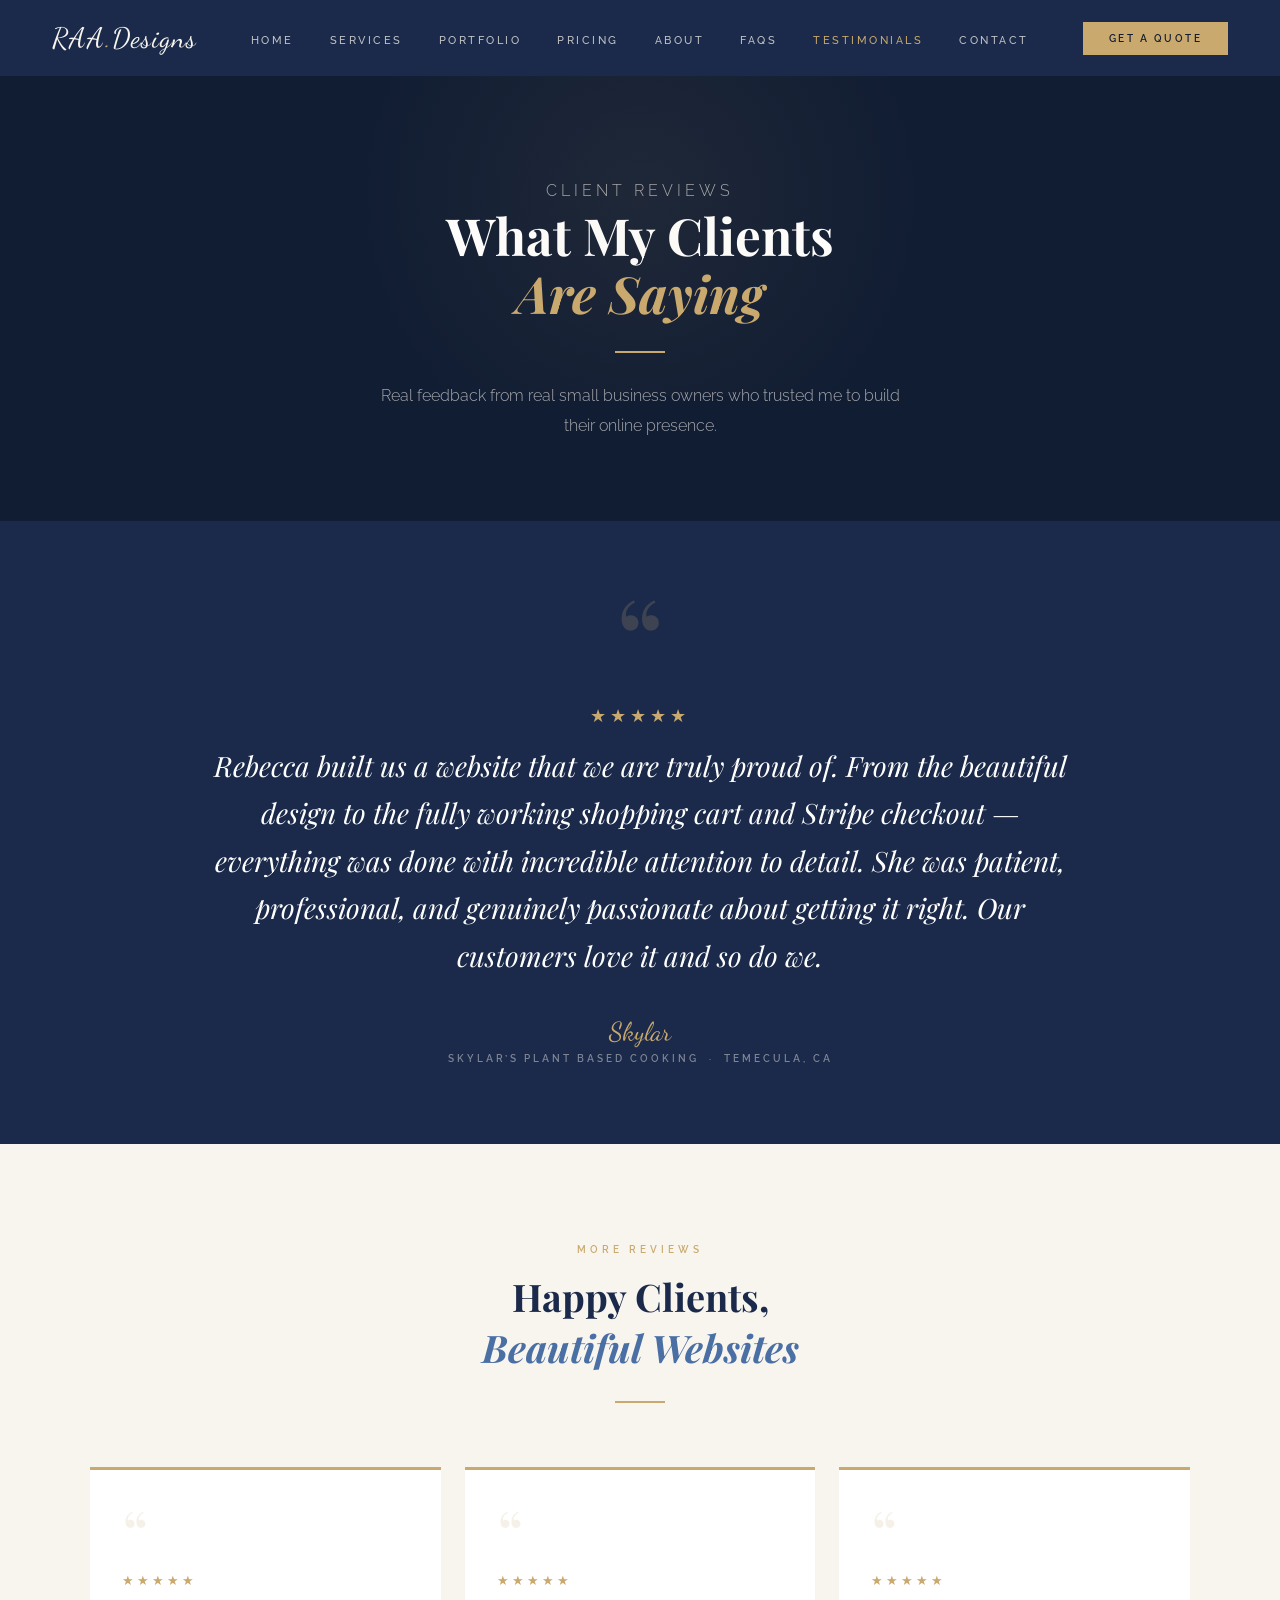
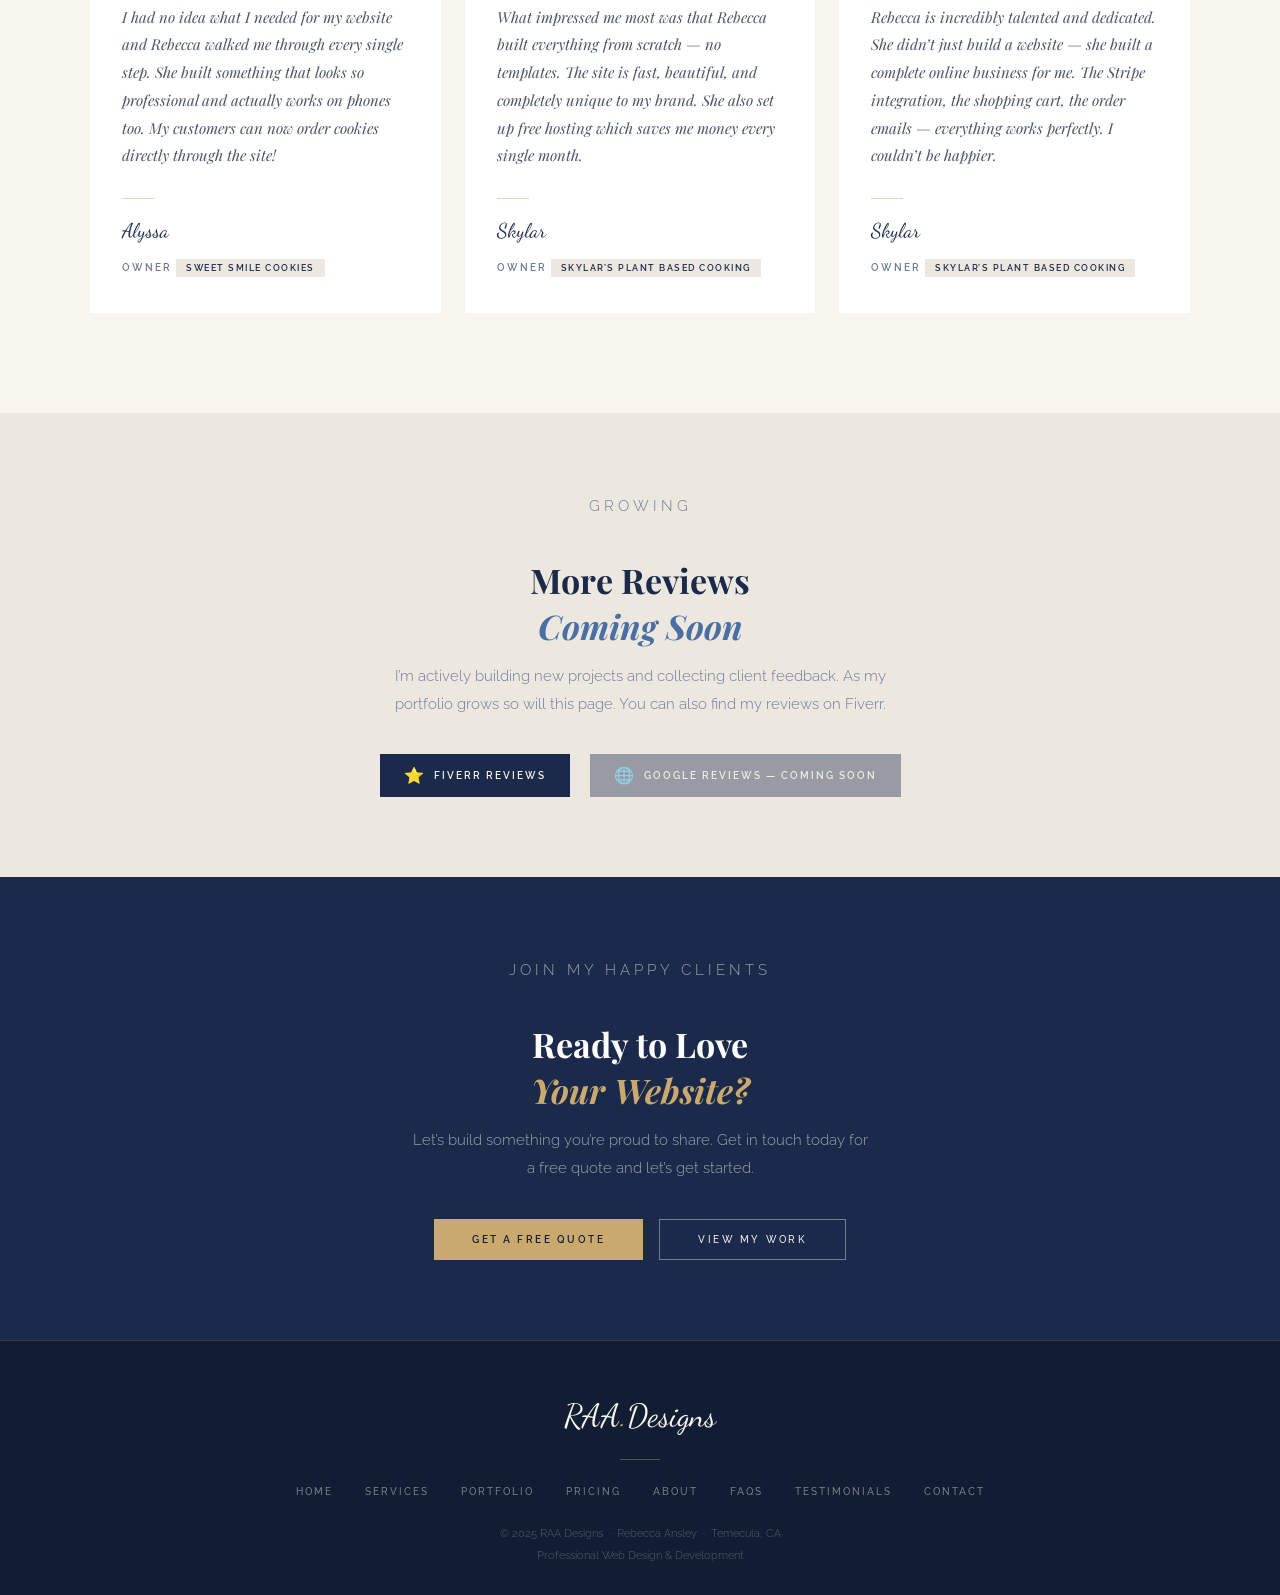
<file: testimonials.html>
<!DOCTYPE html>
<html lang="en">
<head>
  <meta charset="UTF-8">
  <meta name="viewport" content="width=device-width, initial-scale=1.0">
  <title>Client Testimonials & Reviews — RAA Designs</title>
  <meta name="description" content="Read what clients say about working with Rebecca Ansley at RAA Designs. Real reviews from small business owners who got beautiful, functional custom websites.">
  <meta name="keywords" content="web designer reviews, RAA Designs testimonials, Rebecca Ansley reviews, web design client feedback, Fiverr web designer reviews">
  <meta name="robots" content="index, follow">
  <meta name="author" content="Rebecca Ansley — RAA Designs">
  <link rel="canonical" href="https://raansley-cmd.github.io/raadesigns/testimonials">

  <!-- Open Graph -->
  <meta property="og:type" content="website">
  <meta property="og:url" content="https://raansley-cmd.github.io/raadesigns/testimonials">
  <meta property="og:title" content="Client Testimonials — RAA Designs">
  <meta property="og:description" content="Read what clients say about working with Rebecca Ansley at RAA Designs. Real reviews from small business owners who got beautiful, functional custom websites.">
  <meta property="og:site_name" content="RAA Designs">

  <!-- Twitter Card -->
  <meta name="twitter:card" content="summary_large_image">
  <meta name="twitter:title" content="Client Testimonials — RAA Designs">
  <meta name="twitter:description" content="Read what clients say about working with Rebecca Ansley at RAA Designs. Real reviews from small business owners who got beautiful, functional custom websites.">
  <link rel="stylesheet" href="raa-styles.css">
  <style>

    /* ── TESTIMONIALS HERO ── */
    .testimonials-hero {
      background: var(--navy-deep);
      padding: 100px 40px 80px;
      text-align: center;
      position: relative;
      overflow: hidden;
    }
    .testimonials-hero::before {
      content: '';
      position: absolute;
      top: -80px; left: 50%;
      transform: translateX(-50%);
      width: 700px; height: 400px;
      background: radial-gradient(circle, rgba(201,169,110,0.08) 0%, transparent 70%);
      pointer-events: none;
    }
    .testimonials-hero h1 {
      font-family: 'Playfair Display', serif;
      font-size: clamp(36px, 4vw, 58px);
      font-weight: 700;
      color: var(--white);
      line-height: 1.15;
      margin-bottom: 20px;
    }
    .testimonials-hero h1 em { font-style: italic; color: var(--gold); }
    .testimonials-hero p {
      font-family: 'Raleway', sans-serif;
      font-size: 16px;
      font-weight: 300;
      color: rgba(248,245,239,0.65);
      max-width: 520px;
      margin: 0 auto;
      line-height: 1.85;
    }

    /* ── FEATURED TESTIMONIAL ── */
    .featured-testimonial {
      background: var(--navy);
      padding: 80px 40px;
      text-align: center;
    }
    .quote-mark {
      font-family: 'Playfair Display', serif;
      font-size: 120px;
      color: var(--gold);
      opacity: 0.2;
      line-height: 0.6;
      margin-bottom: 32px;
      display: block;
    }
    .featured-quote {
      font-family: 'Playfair Display', serif;
      font-size: clamp(20px, 2.5vw, 28px);
      font-style: italic;
      font-weight: 400;
      color: var(--white);
      line-height: 1.7;
      max-width: 860px;
      margin: 0 auto 36px;
    }
    .featured-author {
      display: flex;
      flex-direction: column;
      align-items: center;
      gap: 6px;
    }
    .featured-author-name {
      font-family: 'Dancing Script', cursive;
      font-size: 26px;
      color: var(--gold);
    }
    .featured-author-title {
      font-family: 'Raleway', sans-serif;
      font-size: 10px;
      font-weight: 600;
      letter-spacing: 3px;
      text-transform: uppercase;
      color: rgba(248,245,239,0.45);
    }
    .featured-stars {
      font-size: 18px;
      letter-spacing: 4px;
      color: var(--gold);
      margin-bottom: 16px;
      display: block;
    }

    /* ── TESTIMONIALS GRID ── */
    .testimonials-section {
      padding: 100px 40px;
      background: var(--cream);
    }
    .testimonials-header {
      text-align: center;
      margin-bottom: 64px;
    }
    .testimonials-header h2 {
      font-family: 'Playfair Display', serif;
      font-size: 38px;
      font-weight: 700;
      color: var(--navy);
    }
    .testimonials-header h2 em { font-style: italic; color: var(--blue-soft); }
    .testimonials-grid {
      max-width: 1100px;
      margin: 0 auto;
      display: grid;
      grid-template-columns: repeat(3, 1fr);
      gap: 24px;
    }
    .testimonial-card {
      background: var(--white);
      padding: 36px 32px;
      border-top: 3px solid var(--gold);
      position: relative;
      transition: transform 0.2s, box-shadow 0.2s;
    }
    .testimonial-card:hover {
      transform: translateY(-4px);
      box-shadow: 0 12px 40px rgba(27,42,74,0.08);
    }
    .testimonial-quote-mark {
      font-family: 'Playfair Display', serif;
      font-size: 64px;
      color: var(--gold);
      opacity: 0.15;
      line-height: 0.8;
      margin-bottom: 16px;
      display: block;
    }
    .testimonial-stars {
      font-size: 13px;
      letter-spacing: 3px;
      color: var(--gold);
      margin-bottom: 16px;
      display: block;
    }
    .testimonial-text {
      font-family: 'Playfair Display', serif;
      font-size: 15px;
      font-style: italic;
      color: #4A5568;
      line-height: 1.85;
      margin-bottom: 28px;
    }
    .testimonial-divider {
      width: 32px; height: 1px;
      background: var(--gold);
      margin-bottom: 20px;
      opacity: 0.5;
    }
    .testimonial-author-name {
      font-family: 'Dancing Script', cursive;
      font-size: 20px;
      color: var(--navy);
      display: block;
      margin-bottom: 4px;
    }
    .testimonial-author-title {
      font-family: 'Raleway', sans-serif;
      font-size: 10px;
      font-weight: 600;
      letter-spacing: 2px;
      text-transform: uppercase;
      color: var(--text-muted);
    }
    .testimonial-project-tag {
      display: inline-block;
      margin-top: 12px;
      background: var(--cream-dark);
      color: var(--navy);
      font-family: 'Raleway', sans-serif;
      font-size: 9px;
      font-weight: 600;
      letter-spacing: 1.5px;
      text-transform: uppercase;
      padding: 4px 10px;
    }

    /* ── COMING SOON TESTIMONIALS ── */
    .more-reviews {
      background: var(--cream-dark);
      padding: 80px 40px;
      text-align: center;
    }
    .more-reviews h2 {
      font-family: 'Playfair Display', serif;
      font-size: 34px;
      font-weight: 700;
      color: var(--navy);
      margin-bottom: 14px;
    }
    .more-reviews h2 em { font-style: italic; color: var(--blue-soft); }
    .more-reviews p {
      font-family: 'Raleway', sans-serif;
      font-size: 15px;
      font-weight: 300;
      color: var(--text-muted);
      max-width: 520px;
      margin: 0 auto 36px;
      line-height: 1.85;
    }
    .platforms {
      display: flex;
      gap: 20px;
      justify-content: center;
      flex-wrap: wrap;
      margin-top: 36px;
    }
    .platform-badge {
      background: var(--navy);
      color: var(--cream);
      font-family: 'Raleway', sans-serif;
      font-size: 10px;
      font-weight: 600;
      letter-spacing: 2px;
      text-transform: uppercase;
      padding: 12px 24px;
      display: flex;
      align-items: center;
      gap: 8px;
    }
    .platform-badge span { font-size: 16px; }

    /* ── CTA ── */
    .testimonials-cta {
      background: var(--navy);
      padding: 80px 40px;
      text-align: center;
    }
    .testimonials-cta h2 {
      font-family: 'Playfair Display', serif;
      font-size: 34px;
      font-weight: 700;
      color: var(--white);
      margin-bottom: 14px;
    }
    .testimonials-cta h2 em { font-style: italic; color: var(--gold); }
    .testimonials-cta p {
      font-family: 'Raleway', sans-serif;
      font-size: 15px;
      font-weight: 300;
      color: rgba(248,245,239,0.6);
      max-width: 460px;
      margin: 0 auto 36px;
      line-height: 1.85;
    }
    .cta-btns {
      display: flex;
      gap: 16px;
      justify-content: center;
      flex-wrap: wrap;
    }

    /* Mobile */
    @media (max-width: 900px) {
      .testimonials-hero { padding: 72px 24px 56px; }
      .featured-testimonial { padding: 56px 24px; }
      .testimonials-section { padding: 56px 24px; }
      .testimonials-grid { grid-template-columns: 1fr; }
      .more-reviews { padding: 56px 24px; }
      .testimonials-cta { padding: 56px 24px; }
    }
  </style>
</head>
<body>

<!-- NAV -->
<nav>
  <a class="nav-logo" href="index.html">RAA<span>.</span>Designs</a>
  <ul class="nav-links">
    <li><a href="index.html">Home</a></li>
    <li><a href="services.html">Services</a></li>
    <li><a href="portfolio.html">Portfolio</a></li>
    <li><a href="pricing.html">Pricing</a></li>
    <li><a href="about.html">About</a></li>
    <li><a href="faqs.html">FAQs</a></li>
    <li><a href="testimonials.html" class="active">Testimonials</a></li>
    <li><a href="contact.html">Contact</a></li>
  </ul>
  <a href="contact.html" class="nav-cta">Get a Quote</a>
</nav>

<!-- HERO -->
<section class="testimonials-hero">
  <p class="section-label">Client Reviews</p>
  <h1>What My Clients<br><em>Are Saying</em></h1>
  <div class="section-divider"></div>
  <p>Real feedback from real small business owners who trusted me to build their online presence.</p>
</section>

<!-- FEATURED TESTIMONIAL -->
<section class="featured-testimonial">
  <span class="quote-mark">&ldquo;</span>
  <span class="featured-stars">&#9733;&#9733;&#9733;&#9733;&#9733;</span>
  <p class="featured-quote">Rebecca built us a website that we are truly proud of. From the beautiful design to the fully working shopping cart and Stripe checkout &mdash; everything was done with incredible attention to detail. She was patient, professional, and genuinely passionate about getting it right. Our customers love it and so do we.</p>
  <div class="featured-author">
    <span class="featured-author-name">Skylar</span>
    <span class="featured-author-title">Skylar&rsquo;s Plant Based Cooking &nbsp;&middot;&nbsp; Temecula, CA</span>
  </div>
</section>

<!-- TESTIMONIALS GRID -->
<section class="testimonials-section">
  <div class="testimonials-header">
    <p class="section-label">More Reviews</p>
    <h2>Happy Clients,<br><em>Beautiful Websites</em></h2>
    <div class="section-divider"></div>
  </div>
  <div class="testimonials-grid">

    <div class="testimonial-card">
      <span class="testimonial-quote-mark">&ldquo;</span>
      <span class="testimonial-stars">&#9733;&#9733;&#9733;&#9733;&#9733;</span>
      <p class="testimonial-text">I had no idea what I needed for my website and Rebecca walked me through every single step. She built something that looks so professional and actually works on phones too. My customers can now order cookies directly through the site!</p>
      <div class="testimonial-divider"></div>
      <span class="testimonial-author-name">Alyssa</span>
      <span class="testimonial-author-title">Owner</span>
      <span class="testimonial-project-tag">Sweet Smile Cookies</span>
    </div>

    <div class="testimonial-card">
      <span class="testimonial-quote-mark">&ldquo;</span>
      <span class="testimonial-stars">&#9733;&#9733;&#9733;&#9733;&#9733;</span>
      <p class="testimonial-text">What impressed me most was that Rebecca built everything from scratch &mdash; no templates. The site is fast, beautiful, and completely unique to my brand. She also set up free hosting which saves me money every single month.</p>
      <div class="testimonial-divider"></div>
      <span class="testimonial-author-name">Skylar</span>
      <span class="testimonial-author-title">Owner</span>
      <span class="testimonial-project-tag">Skylar&rsquo;s Plant Based Cooking</span>
    </div>

    <div class="testimonial-card">
      <span class="testimonial-quote-mark">&ldquo;</span>
      <span class="testimonial-stars">&#9733;&#9733;&#9733;&#9733;&#9733;</span>
      <p class="testimonial-text">Rebecca is incredibly talented and dedicated. She didn&rsquo;t just build a website &mdash; she built a complete online business for me. The Stripe integration, the shopping cart, the order emails &mdash; everything works perfectly. I couldn&rsquo;t be happier.</p>
      <div class="testimonial-divider"></div>
      <span class="testimonial-author-name">Skylar</span>
      <span class="testimonial-author-title">Owner</span>
      <span class="testimonial-project-tag">Skylar&rsquo;s Plant Based Cooking</span>
    </div>

  </div>
</section>

<!-- MORE COMING -->
<section class="more-reviews">
  <p class="section-label">Growing</p>
  <h2>More Reviews<br><em>Coming Soon</em></h2>
  <p>I&rsquo;m actively building new projects and collecting client feedback. As my portfolio grows so will this page. You can also find my reviews on Fiverr.</p>
  <div class="platforms">
    <a href="https://www.fiverr.com/rebeccaansley?public_mode=true" target="_blank" class="platform-badge" style="text-decoration:none;"><span>⭐</span> Fiverr Reviews</a>
    <div class="platform-badge" style="opacity:0.4;cursor:default;" title="Coming Soon"><span>🌐</span> Google Reviews — Coming Soon</div>
  </div>
</section>

<!-- CTA -->
<section class="testimonials-cta">
  <p class="section-label">Join My Happy Clients</p>
  <h2>Ready to Love<br><em>Your Website?</em></h2>
  <p>Let&rsquo;s build something you&rsquo;re proud to share. Get in touch today for a free quote and let&rsquo;s get started.</p>
  <div class="cta-btns">
    <a href="contact.html" class="btn-primary">Get a Free Quote</a>
    <a href="portfolio.html" class="btn-outline">View My Work</a>
  </div>
</section>

<!-- FOOTER -->
<footer>
  <span class="footer-logo">RAA<span>.</span>Designs</span>
  <div class="footer-line"></div>
  <ul class="footer-links">
    <li><a href="index.html">Home</a></li>
    <li><a href="services.html">Services</a></li>
    <li><a href="portfolio.html">Portfolio</a></li>
    <li><a href="pricing.html">Pricing</a></li>
    <li><a href="about.html">About</a></li>
    <li><a href="faqs.html">FAQs</a></li>
    <li><a href="testimonials.html">Testimonials</a></li>
    <li><a href="contact.html">Contact</a></li>
  </ul>
  <p class="footer-copy">&copy; 2025 RAA Designs &nbsp;&middot;&nbsp; Rebecca Ansley &nbsp;&middot;&nbsp; Temecula, CA<br>Professional Web Design &amp; Development</p>
</footer>

</body>
</html>
</file>
<file: raa-styles.css>
@import url('https://fonts.googleapis.com/css2?family=Playfair+Display:ital,wght@0,400;0,500;0,700;1,400;1,500&family=Raleway:wght@300;400;500;600&family=Dancing+Script:wght@600&display=swap');

:root {
  --navy:       #1B2A4A;
  --navy-deep:  #111D33;
  --navy-mid:   #2C3E6B;
  --blue-soft:  #4A6FA5;
  --cream:      #F8F5EF;
  --cream-dark: #EDE8DF;
  --gold:       #C9A96E;
  --gold-light: #E2C99A;
  --white:      #FFFFFF;
  --ink:        #1B2A4A;
  --text-muted: #6B7A99;
}

* { margin: 0; padding: 0; box-sizing: border-box; }

body {
  font-family: 'Raleway', sans-serif;
  background: var(--cream);
  color: var(--ink);
}

/* ── NAV ── */
nav {
  background: var(--navy);
  padding: 0 52px;
  display: flex;
  align-items: center;
  justify-content: space-between;
  height: 76px;
  position: sticky;
  top: 0;
  z-index: 100;
}
.nav-logo {
  font-family: 'Dancing Script', cursive;
  font-size: 28px;
  color: var(--cream);
  text-decoration: none;
  letter-spacing: 1px;
}
.nav-logo span { color: var(--gold); }
.nav-links { display: flex; gap: 36px; list-style: none; }
.nav-links a {
  font-family: 'Raleway', sans-serif;
  font-size: 11px;
  font-weight: 500;
  letter-spacing: 2.5px;
  text-transform: uppercase;
  color: rgba(248,245,239,0.75);
  text-decoration: none;
  transition: color 0.2s;
}
.nav-links a:hover,
.nav-links a.active { color: var(--gold); }
.nav-cta {
  background: var(--gold);
  color: var(--navy-deep);
  font-family: 'Raleway', sans-serif;
  font-size: 10px;
  font-weight: 600;
  letter-spacing: 2.5px;
  text-transform: uppercase;
  padding: 11px 26px;
  border: none;
  cursor: pointer;
  text-decoration: none;
  transition: background 0.2s;
}
.nav-cta:hover { background: var(--gold-light); }

/* ── HERO ── */
.hero {
  min-height: 92vh;
  background: var(--navy-deep);
  display: grid;
  grid-template-columns: 1fr 1fr;
  align-items: center;
  position: relative;
  overflow: hidden;
}
.hero::before {
  content: '';
  position: absolute;
  top: -100px; left: -100px;
  width: 500px; height: 500px;
  background: radial-gradient(circle, rgba(74,111,165,0.25) 0%, transparent 70%);
  pointer-events: none;
}
.hero-text {
  padding: 80px 64px 80px 80px;
  position: relative;
  z-index: 2;
}
.hero-eyebrow {
  font-family: 'Raleway', sans-serif;
  font-size: 10px;
  font-weight: 600;
  letter-spacing: 5px;
  text-transform: uppercase;
  color: var(--gold);
  margin-bottom: 24px;
}
.hero h1 {
  font-family: 'Playfair Display', serif;
  font-size: clamp(40px, 4.5vw, 66px);
  font-weight: 700;
  color: var(--white);
  line-height: 1.1;
  margin-bottom: 10px;
}
.hero h1 em {
  font-style: italic;
  color: var(--gold);
}
.hero-name {
  font-family: 'Dancing Script', cursive;
  font-size: clamp(32px, 3.5vw, 52px);
  color: var(--gold-light);
  margin-bottom: 28px;
  display: block;
}
.hero-divider {
  width: 60px; height: 2px;
  background: var(--gold);
  margin-bottom: 28px;
}
.hero p {
  font-family: 'Raleway', sans-serif;
  font-size: 16px;
  font-weight: 300;
  color: rgba(248,245,239,0.75);
  line-height: 1.9;
  margin-bottom: 44px;
  max-width: 440px;
}
.hero-btns { display: flex; gap: 16px; flex-wrap: wrap; }
.btn-primary {
  background: var(--gold);
  color: var(--navy-deep);
  font-family: 'Raleway', sans-serif;
  font-size: 10px;
  font-weight: 600;
  letter-spacing: 2.5px;
  text-transform: uppercase;
  padding: 15px 38px;
  border: none;
  cursor: pointer;
  text-decoration: none;
  display: inline-block;
  transition: background 0.2s;
}
.btn-primary:hover { background: var(--gold-light); }
.btn-outline {
  background: transparent;
  color: var(--cream);
  font-family: 'Raleway', sans-serif;
  font-size: 10px;
  font-weight: 500;
  letter-spacing: 2.5px;
  text-transform: uppercase;
  padding: 14px 38px;
  border: 1px solid rgba(248,245,239,0.4);
  cursor: pointer;
  text-decoration: none;
  display: inline-block;
  transition: all 0.2s;
}
.btn-outline:hover { border-color: var(--gold); color: var(--gold); }

/* Hero badges */
.hero-badges {
  display: flex;
  gap: 20px;
  margin-top: 48px;
  flex-wrap: wrap;
}
.hero-badge {
  display: flex;
  align-items: center;
  gap: 8px;
  font-family: 'Raleway', sans-serif;
  font-size: 10px;
  font-weight: 600;
  letter-spacing: 2px;
  text-transform: uppercase;
  color: rgba(248,245,239,0.5);
}
.hero-badge-dot {
  width: 6px; height: 6px;
  background: var(--gold);
  border-radius: 50%;
  flex-shrink: 0;
}

.hero-image {
  height: 92vh;
  overflow: hidden;
  position: relative;
}
.hero-image img {
  width: 100%;
  height: 100%;
  object-fit: cover;
  object-position: center top;
}
.hero-image::after {
  content: '';
  position: absolute;
  inset: 0;
  background: linear-gradient(to right, var(--navy-deep) 0%, transparent 30%);
}

/* ── MARQUEE ── */
.marquee-bar {
  background: var(--gold);
  padding: 12px 0;
  overflow: hidden;
  white-space: nowrap;
}
.marquee-inner {
  display: inline-block;
  animation: marquee 28s linear infinite;
  font-family: 'Raleway', sans-serif;
  font-size: 10px;
  font-weight: 600;
  letter-spacing: 3px;
  text-transform: uppercase;
  color: var(--navy-deep);
}
@keyframes marquee {
  0% { transform: translateX(0); }
  100% { transform: translateX(-50%); }
}

/* ── SECTION LABELS ── */
.section-label {
  font-family: 'Raleway', sans-serif;
  font-size: 10px;
  font-weight: 600;
  letter-spacing: 4px;
  text-transform: uppercase;
  color: var(--gold);
  margin-bottom: 16px;
}
.section-divider {
  width: 50px; height: 2px;
  background: var(--gold);
  margin: 28px auto;
}
.section-divider.left { margin: 28px 0; }

/* ── SERVICES SECTION ── */
.services-section {
  padding: 100px 40px;
  background: var(--cream);
}
.services-header {
  text-align: center;
  margin-bottom: 64px;
}
.services-header h2 {
  font-family: 'Playfair Display', serif;
  font-size: 40px;
  font-weight: 700;
  color: var(--navy);
  line-height: 1.2;
}
.services-header h2 em { font-style: italic; color: var(--blue-soft); }
.services-grid {
  max-width: 1140px;
  margin: 0 auto;
  display: grid;
  grid-template-columns: repeat(3, 1fr);
  gap: 28px;
}
.service-card {
  background: var(--white);
  padding: 40px 32px;
  border-top: 3px solid var(--gold);
  transition: transform 0.2s, box-shadow 0.2s;
}
.service-card:hover {
  transform: translateY(-4px);
  box-shadow: 0 12px 40px rgba(27,42,74,0.1);
}
.service-icon {
  font-size: 32px;
  margin-bottom: 20px;
}
.service-card h3 {
  font-family: 'Playfair Display', serif;
  font-size: 20px;
  font-weight: 700;
  color: var(--navy);
  margin-bottom: 14px;
}
.service-card p {
  font-family: 'Raleway', sans-serif;
  font-size: 14px;
  font-weight: 300;
  color: var(--text-muted);
  line-height: 1.85;
}

/* ── ABOUT STRIP ── */
.about-strip {
  background: var(--navy);
  display: grid;
  grid-template-columns: 1fr 1fr;
  min-height: 560px;
}
.about-image { overflow: hidden; }
.about-image img {
  width: 100%; height: 100%;
  object-fit: cover;
  object-position: center top;
}
.about-text {
  padding: 80px 72px;
  display: flex;
  flex-direction: column;
  justify-content: center;
}
.about-text h2 {
  font-family: 'Playfair Display', serif;
  font-size: 36px;
  font-weight: 700;
  color: var(--cream);
  line-height: 1.3;
  margin-bottom: 10px;
}
.about-text h2 em { font-style: italic; color: var(--gold); }
.about-name-script {
  font-family: 'Dancing Script', cursive;
  font-size: 32px;
  color: var(--gold-light);
  margin-bottom: 24px;
  display: block;
}
.about-text p {
  font-family: 'Raleway', sans-serif;
  font-size: 15px;
  font-weight: 300;
  color: rgba(248,245,239,0.75);
  line-height: 1.9;
  margin-bottom: 36px;
}
.btn-gold-outline {
  background: transparent;
  color: var(--gold);
  border: 1px solid var(--gold);
  font-family: 'Raleway', sans-serif;
  font-size: 10px;
  font-weight: 600;
  letter-spacing: 2.5px;
  text-transform: uppercase;
  padding: 14px 34px;
  cursor: pointer;
  width: fit-content;
  text-decoration: none;
  display: inline-block;
  transition: all 0.2s;
}
.btn-gold-outline:hover { background: var(--gold); color: var(--navy-deep); }

/* ── PROCESS ── */
.process-section {
  padding: 100px 40px;
  background: var(--cream-dark);
  text-align: center;
}
.process-section h2 {
  font-family: 'Playfair Display', serif;
  font-size: 38px;
  font-weight: 700;
  color: var(--navy);
  margin-bottom: 0;
}
.process-section h2 em { font-style: italic; color: var(--blue-soft); }
.process-grid {
  max-width: 1100px;
  margin: 56px auto 0;
  display: grid;
  grid-template-columns: repeat(4, 1fr);
  gap: 32px;
}
.process-step { text-align: center; }
.process-num {
  font-family: 'Playfair Display', serif;
  font-size: 48px;
  font-style: italic;
  color: var(--gold);
  opacity: 0.4;
  margin-bottom: 12px;
  line-height: 1;
}
.process-step h3 {
  font-family: 'Raleway', sans-serif;
  font-size: 11px;
  font-weight: 700;
  letter-spacing: 2px;
  text-transform: uppercase;
  color: var(--navy);
  margin-bottom: 12px;
}
.process-step p {
  font-family: 'Raleway', sans-serif;
  font-size: 13px;
  font-weight: 300;
  color: var(--text-muted);
  line-height: 1.8;
}

/* ── PORTFOLIO CTA ── */
.portfolio-cta {
  background: var(--navy-deep);
  padding: 80px 40px;
  text-align: center;
}
.portfolio-cta h2 {
  font-family: 'Playfair Display', serif;
  font-size: 36px;
  font-weight: 700;
  color: var(--white);
  margin-bottom: 14px;
}
.portfolio-cta h2 em { font-style: italic; color: var(--gold); }
.portfolio-cta p {
  font-family: 'Raleway', sans-serif;
  font-size: 15px;
  font-weight: 300;
  color: rgba(248,245,239,0.65);
  max-width: 500px;
  margin: 0 auto 36px;
  line-height: 1.8;
}

/* ── FOOTER ── */
footer {
  background: var(--navy-deep);
  border-top: 1px solid rgba(201,169,110,0.2);
  padding: 56px 40px 28px;
  text-align: center;
}
.footer-logo {
  font-family: 'Dancing Script', cursive;
  font-size: 32px;
  color: var(--cream);
  margin-bottom: 24px;
  display: block;
}
.footer-logo span { color: var(--gold); }
.footer-links {
  display: flex;
  gap: 32px;
  justify-content: center;
  list-style: none;
  margin-bottom: 24px;
  flex-wrap: wrap;
}
.footer-links a {
  font-family: 'Raleway', sans-serif;
  font-size: 10px;
  font-weight: 500;
  letter-spacing: 2px;
  text-transform: uppercase;
  color: rgba(248,245,239,0.45);
  text-decoration: none;
  transition: color 0.2s;
}
.footer-links a:hover { color: var(--gold); }
.footer-line {
  width: 40px; height: 1px;
  background: var(--gold);
  opacity: 0.4;
  margin: 0 auto 20px;
}
.footer-copy {
  font-family: 'Raleway', sans-serif;
  font-size: 11px;
  font-weight: 300;
  color: rgba(248,245,239,0.3);
  line-height: 2;
}

/* ── MOBILE ── */
@media (max-width: 900px) {
  nav {
    padding: 10px 16px 8px;
    flex-wrap: wrap;
    height: auto;
    gap: 8px;
  }
  .nav-logo { order: 1; font-size: 22px; }
  .nav-cta { order: 3; font-size: 9px; padding: 9px 16px; margin: 2px auto 0; width: fit-content; }
  .nav-links {
    display: flex;
    flex-wrap: wrap;
    justify-content: center;
    gap: 4px 14px;
    width: 100%;
    padding: 6px 0 2px;
    border-top: 1px solid rgba(201,169,110,0.2);
    order: 2;
  }
  .nav-links a { font-size: 9px; letter-spacing: 1.5px; }
  .hero { grid-template-columns: 1fr; }
  .hero-image { height: 60vw; }
  .hero-text { padding: 60px 24px; }
  .services-grid { grid-template-columns: 1fr; }
  .about-strip { grid-template-columns: 1fr; }
  .about-image { height: 60vw; }
  .about-text { padding: 56px 24px; }
  .process-grid { grid-template-columns: repeat(2, 1fr); }
}
</file>
